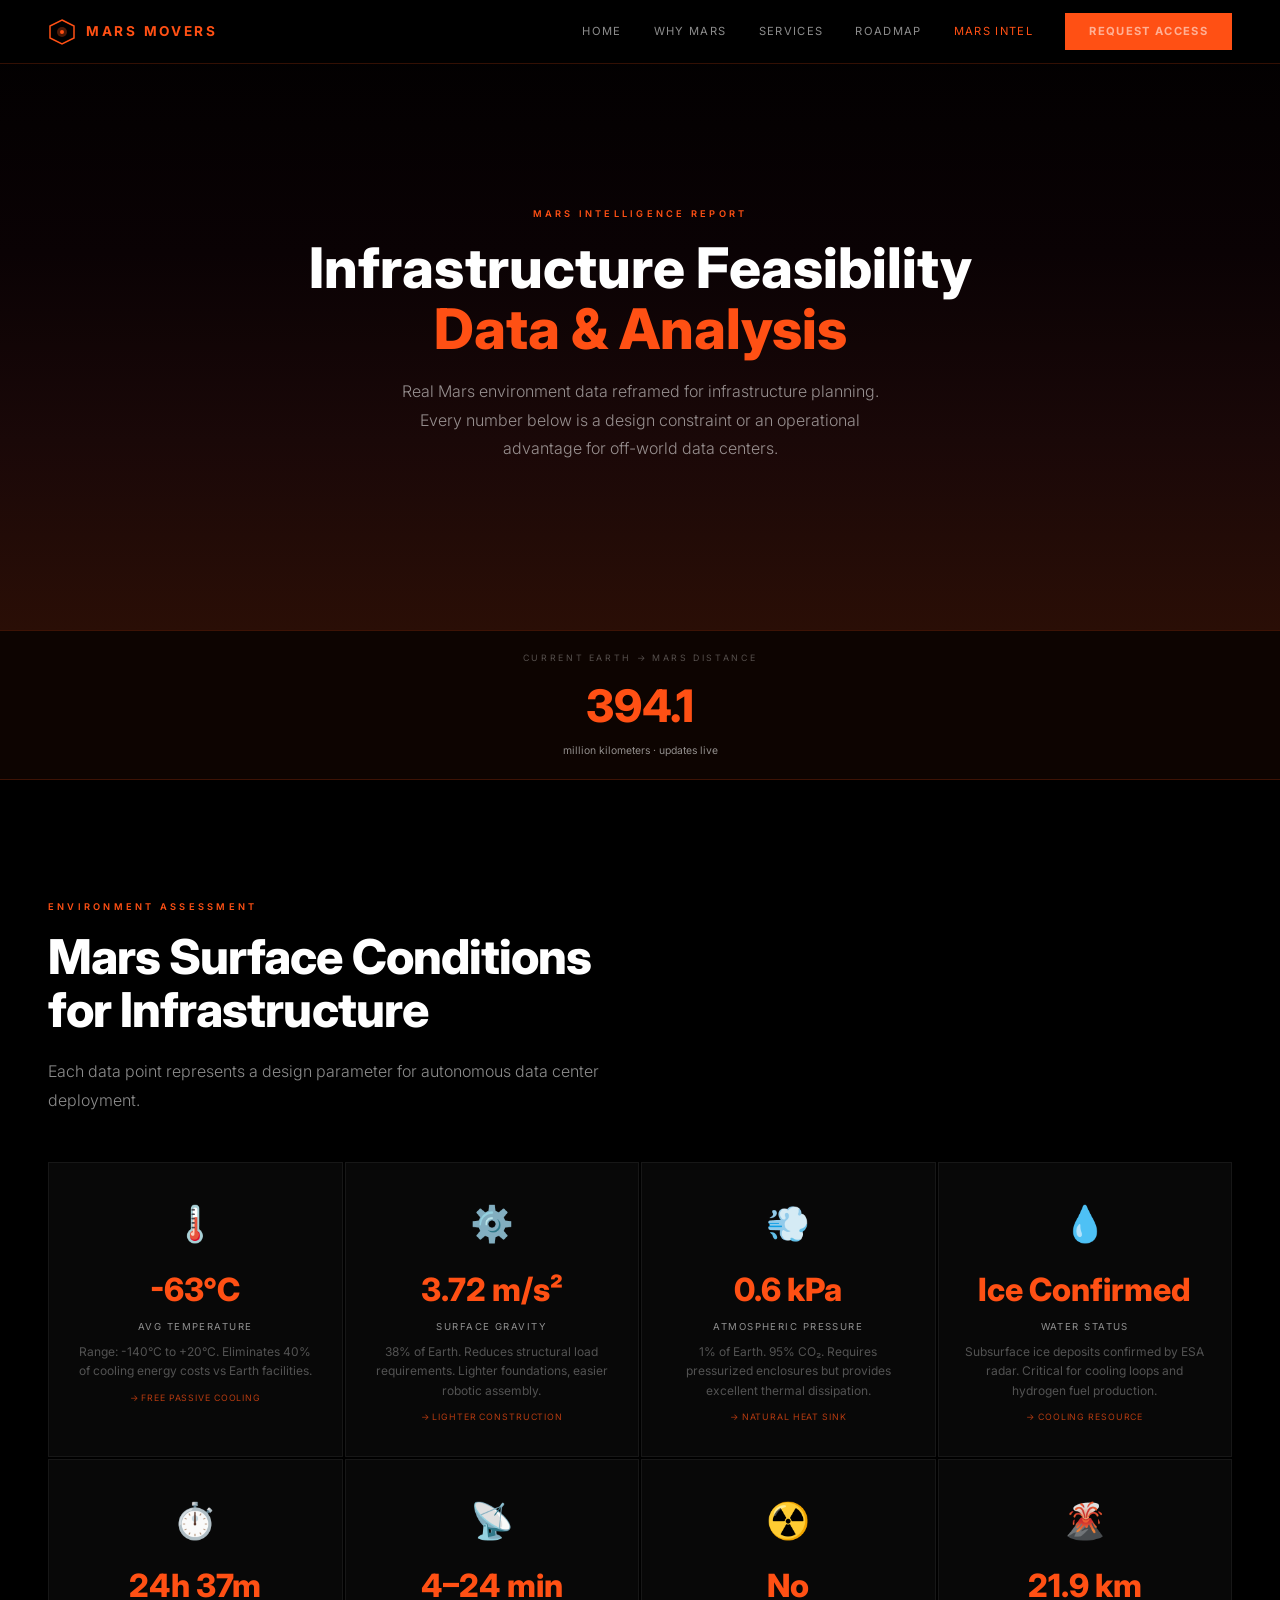
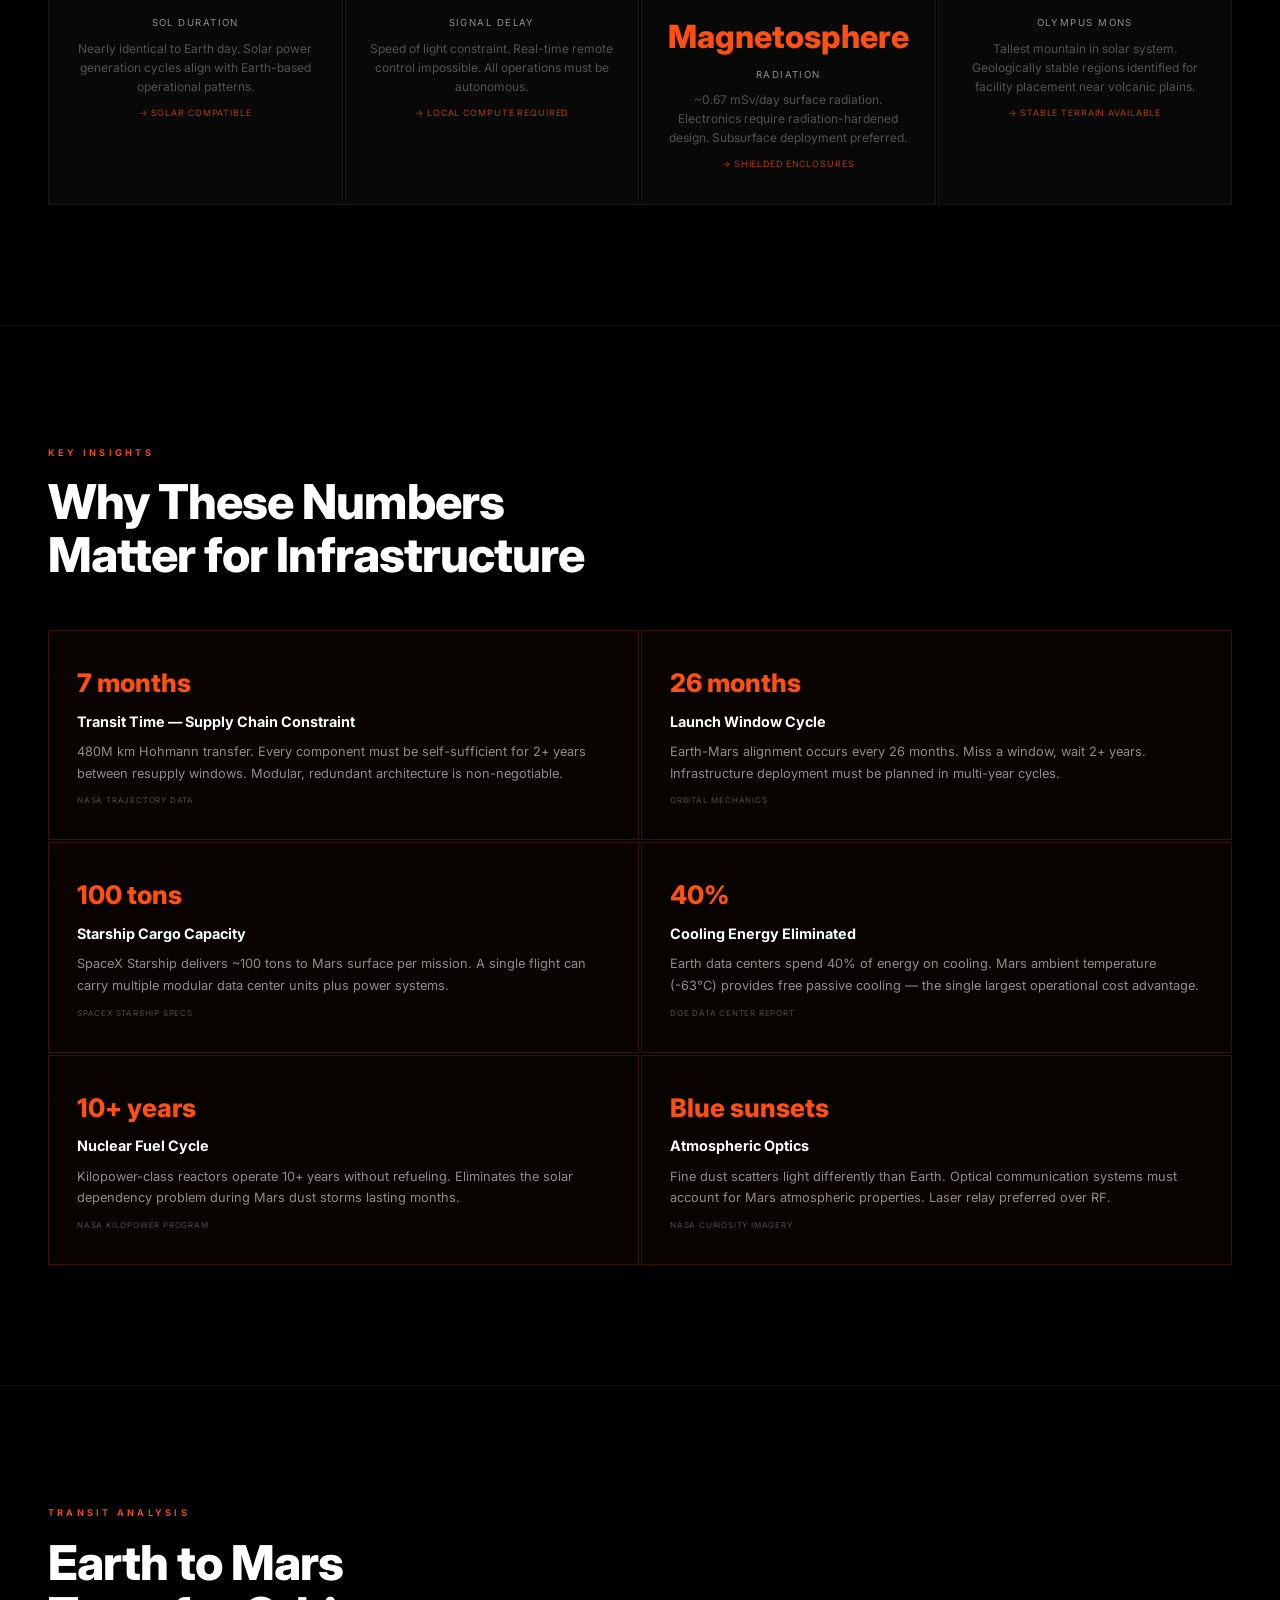
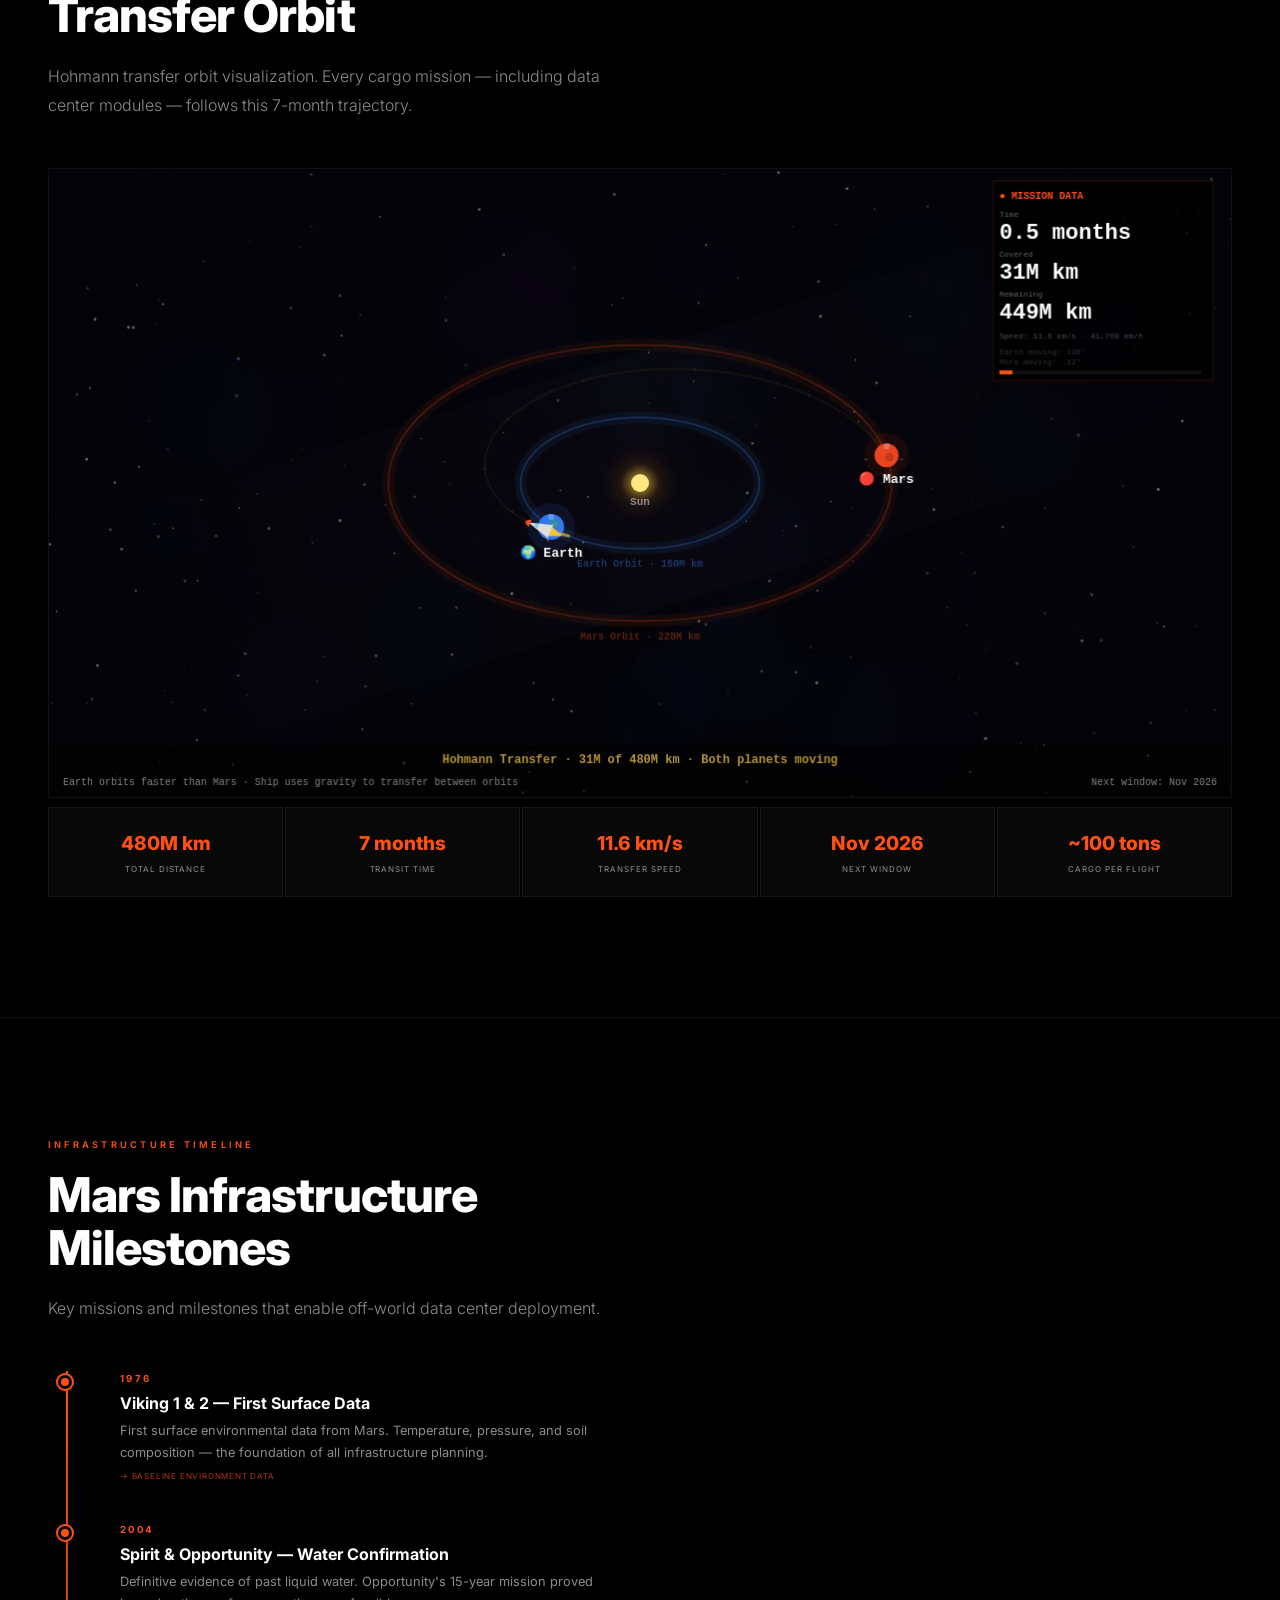
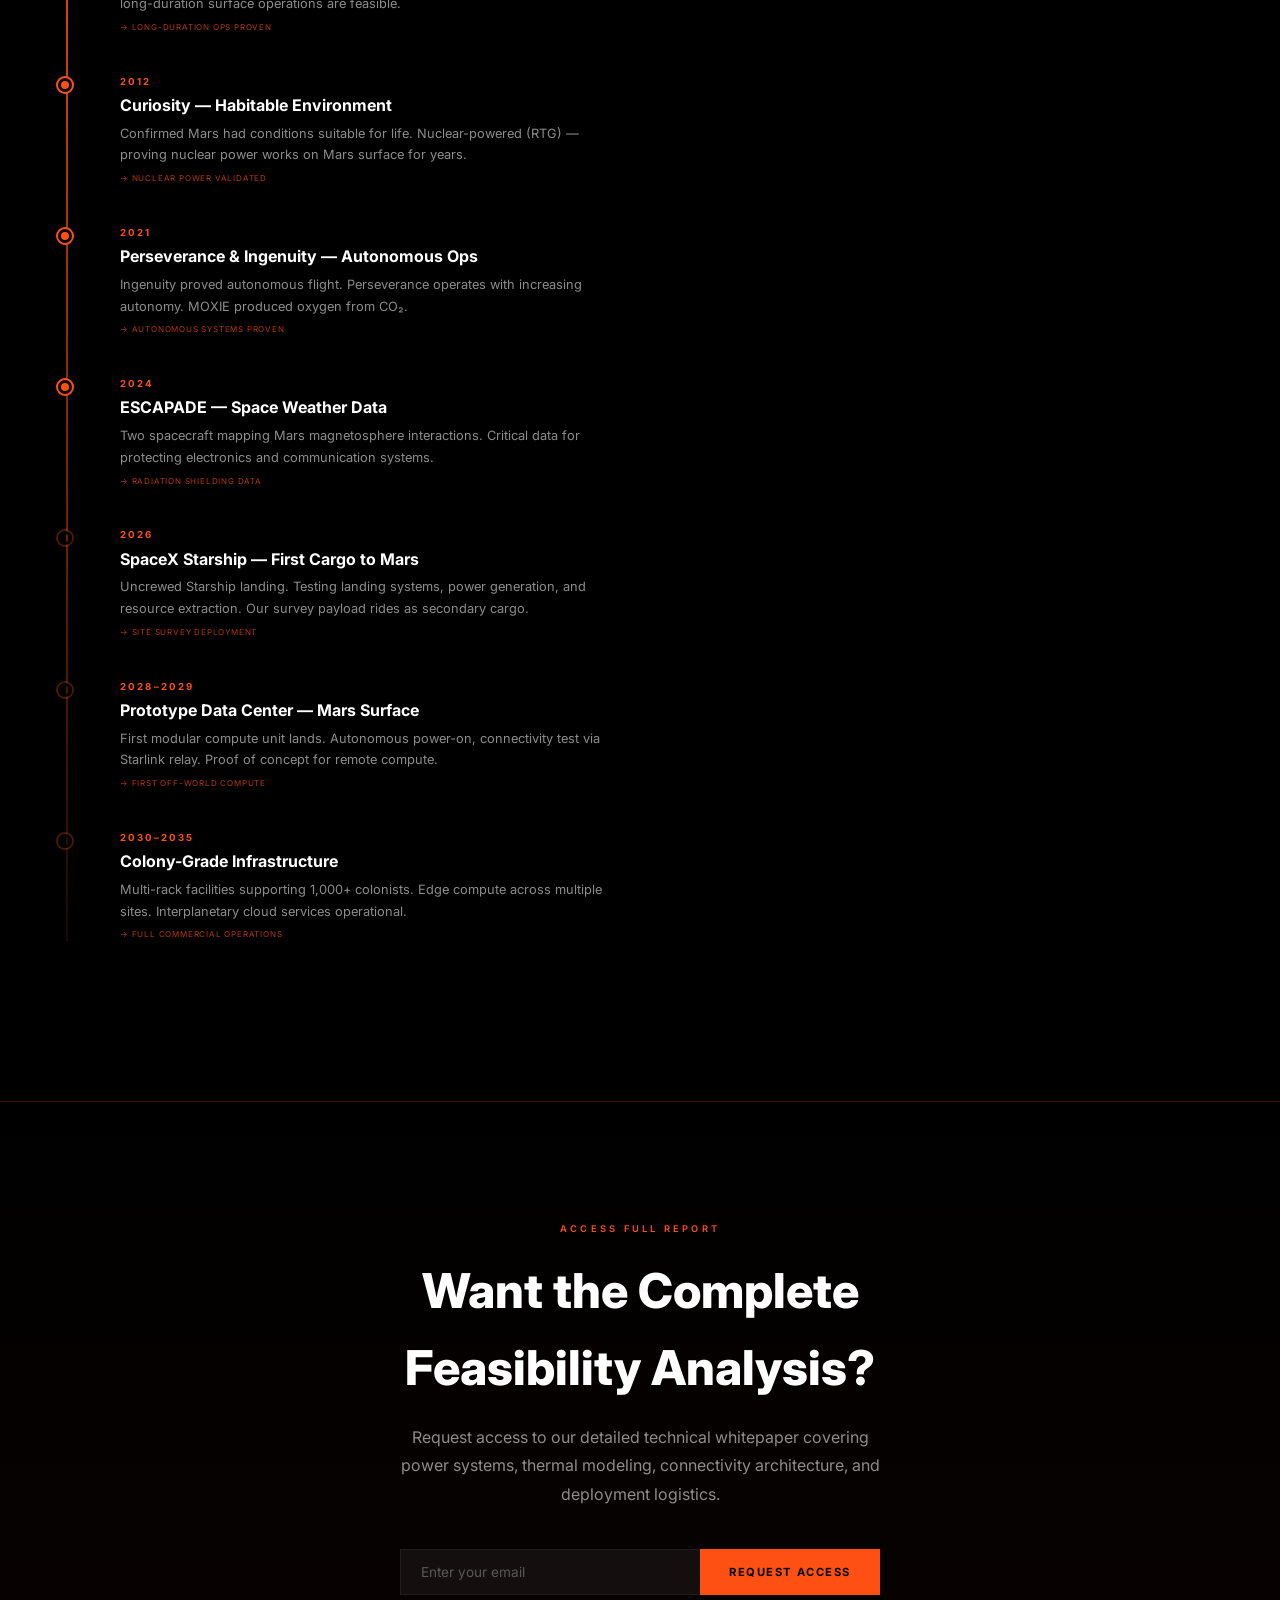
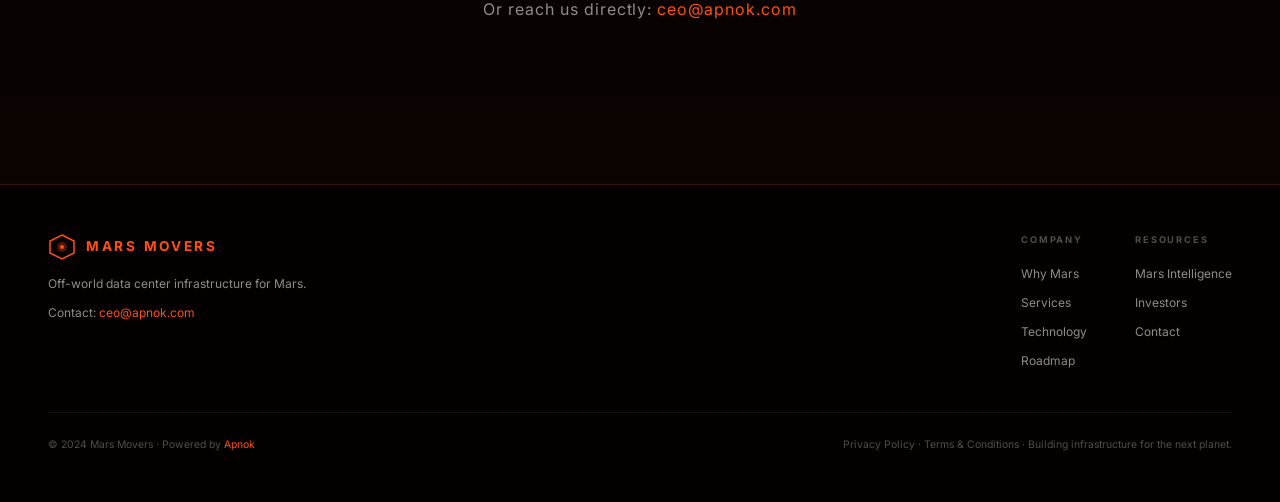
<file: mars-intel.html>
<!DOCTYPE html>
<html lang="en">
<head>
<meta charset="UTF-8"/>
<meta name="viewport" content="width=device-width,initial-scale=1.0"/>
<title>Mars Intelligence Report — Mars Movers</title>
<meta name="description" content="Investor-grade Mars data: environment feasibility, infrastructure requirements, Earth-to-Mars transit analysis, and mission timeline for off-world data center deployment."/>
<meta name="keywords" content="mars data, mars infrastructure, mars environment, mars temperature, mars gravity, earth mars distance, mars mission timeline, mars data center feasibility"/>
<meta name="author" content="Apnok"/>
<meta name="robots" content="index,follow"/>
<meta name="theme-color" content="#ff5014"/>
<link rel="icon" href="favicon.svg"/>
<link rel="canonical" href="https://www.marsmovers.com/mars-intel.html"/>
<meta property="og:type" content="article"/>
<meta property="og:url" content="https://www.marsmovers.com/mars-intel.html"/>
<meta property="og:title" content="Mars Intelligence Report — Infrastructure Feasibility Data"/>
<meta property="og:description" content="Real Mars environment data reframed for infrastructure planning. Live distance, transit analysis, mission timeline."/>
<meta name="twitter:card" content="summary_large_image"/>
<meta name="twitter:title" content="Mars Intelligence Report — Mars Movers"/>
<script type="application/ld+json">{"@context":"https://schema.org","@type":"Article","name":"Mars Intelligence Report","url":"https://www.marsmovers.com/mars-intel.html","description":"Investor-grade Mars environment and infrastructure feasibility data.","publisher":{"@type":"Organization","name":"Apnok"}}</script>
<script async src="https://www.googletagmanager.com/gtag/js?id=G-N9J8L4ZB0Q"></script>
<script>window.dataLayer=window.dataLayer||[];function gtag(){dataLayer.push(arguments);}gtag('js',new Date());gtag('config','G-N9J8L4ZB0Q');</script>
<script async src="https://pagead2.googlesyndication.com/pagead/js/adsbygoogle.js?client=ca-pub-5228411604893151" crossorigin="anonymous"></script>
<link rel="preconnect" href="https://fonts.googleapis.com"/>
<link rel="preconnect" href="https://fonts.gstatic.com" crossorigin/>
<link href="https://fonts.googleapis.com/css2?family=Inter:wght@300;400;600;700;800&display=swap" rel="stylesheet"/>
<link rel="stylesheet" href="css/main.css"/>
<style>
.intel-hero{position:relative;min-height:70vh;display:flex;align-items:center;justify-content:center;text-align:center;padding:120px 48px 80px;overflow:hidden;background:linear-gradient(180deg,#000 0%,#0a0204 40%,#1a0808 70%,#2a0e06 100%)}
.intel-hero h1{font-size:clamp(2rem,5vw,3.5rem);font-weight:800;line-height:1.1;margin-bottom:16px}
.intel-hero h1 .accent{color:var(--primary)}
.intel-hero p{font-size:1rem;color:var(--text-muted);max-width:520px;margin:0 auto;line-height:1.8;font-weight:300}
.live-bar{background:rgba(255,80,20,0.05);border-top:1px solid var(--border-accent);border-bottom:1px solid var(--border-accent);padding:20px 48px;text-align:center}
.live-bar .label{font-size:.55rem;letter-spacing:.3em;text-transform:uppercase;color:var(--text-dim)}
.live-bar .value{font-size:clamp(1.8rem,4vw,2.8rem);font-weight:800;color:var(--primary);margin-top:6px}
.live-bar .unit{font-size:.65rem;color:var(--text-muted)}
.env-grid{display:grid;grid-template-columns:repeat(4,1fr);gap:2px;margin-top:48px}
.env-card{background:var(--bg-card);border:1px solid var(--border);padding:32px 24px;text-align:center;transition:border-color .3s}
.env-card:hover{border-color:var(--border-accent)}
.env-icon{font-size:2.2rem;margin-bottom:12px}
.env-val{font-size:clamp(1.4rem,3vw,2rem);font-weight:800;color:var(--primary);margin-bottom:4px}
.env-label{font-size:.6rem;letter-spacing:.15em;text-transform:uppercase;color:var(--text-muted);margin-bottom:8px}
.env-desc{font-size:.75rem;color:var(--text-dim);line-height:1.6}
.env-infra{font-size:.55rem;letter-spacing:.1em;text-transform:uppercase;color:var(--primary);margin-top:10px;opacity:.7}
.insight-grid{display:grid;grid-template-columns:repeat(2,1fr);gap:2px;margin-top:48px}
.insight-card{background:rgba(255,80,20,0.03);border:1px solid var(--border-accent);padding:32px 28px;transition:all .3s}
.insight-card:hover{background:rgba(255,80,20,0.06)}
.insight-num{font-size:1.6rem;font-weight:800;color:var(--primary);margin-bottom:6px}
.insight-card h3{font-size:.9rem;font-weight:700;margin-bottom:8px}
.insight-card p{font-size:.8rem;color:var(--text-muted);line-height:1.7}
.insight-src{font-size:.5rem;letter-spacing:.1em;text-transform:uppercase;color:var(--text-dim);margin-top:10px}
.journey-wrap{margin-top:48px}
.journey-canvas{width:100%;height:70vh;min-height:400px;max-height:700px;border:1px solid var(--border);background:#020204}
.journey-stats{display:grid;grid-template-columns:repeat(5,1fr);gap:2px;margin-top:2px}
.j-stat{background:var(--bg-card);border:1px solid var(--border);padding:20px 16px;text-align:center}
.j-val{font-size:1.2rem;font-weight:800;color:var(--primary);margin-bottom:4px}
.j-label{font-size:.5rem;letter-spacing:.12em;text-transform:uppercase;color:var(--text-muted)}
.tl{position:relative;padding-left:48px;margin-top:48px}
.tl::before{content:'';position:absolute;left:18px;top:0;bottom:0;width:2px;background:linear-gradient(to bottom,var(--primary),rgba(255,80,20,0.1))}
.tl-item{position:relative;margin-bottom:40px;padding-left:24px}
.tl-dot{position:absolute;left:-38px;top:4px;width:14px;height:14px;border-radius:50%;background:var(--primary);border:3px solid var(--bg);box-shadow:0 0 0 2px var(--primary)}
.tl-dot.future{background:transparent;box-shadow:0 0 0 2px rgba(255,80,20,0.3)}
.tl-year{font-size:.6rem;letter-spacing:.25em;text-transform:uppercase;color:var(--primary);font-weight:700;margin-bottom:4px}
.tl-title{font-size:1rem;font-weight:700;margin-bottom:4px}
.tl-desc{font-size:.8rem;color:var(--text-muted);line-height:1.7;max-width:500px}
.tl-infra{font-size:.5rem;letter-spacing:.1em;text-transform:uppercase;color:var(--primary);margin-top:6px;opacity:.7}
@media(max-width:768px){
  .intel-hero{padding:100px 24px 60px}
  .live-bar{padding:16px 20px}
  .env-grid{grid-template-columns:repeat(2,1fr)}
  .insight-grid{grid-template-columns:1fr}
  .journey-stats{grid-template-columns:repeat(2,1fr)}
  .journey-canvas{height:50vh;min-height:300px}
}
@media(max-width:480px){
  .env-grid{grid-template-columns:1fr}
  .journey-stats{grid-template-columns:1fr}
}
</style>
</head>
<body>

<!-- NAV -->
<nav class="nav">
  <a href="/" class="nav-logo">
    <svg viewBox="0 0 28 28" fill="none" xmlns="http://www.w3.org/2000/svg"><polygon points="14,2 26,8 26,20 14,26 2,20 2,8" stroke="#ff5014" stroke-width="1.5" fill="none"/><circle cx="14" cy="14" r="5" fill="#ff5014" opacity="0.3"/><circle cx="14" cy="14" r="2" fill="#ff5014"/></svg>
    Mars Movers
  </a>
  <div class="nav-links">
    <a href="/">Home</a>
    <a href="/#why">Why Mars</a>
    <a href="/#services">Services</a>
    <a href="/#roadmap">Roadmap</a>
    <a href="mars-intel.html" style="color:var(--primary)">Mars Intel</a>
    <a href="/#contact" class="nav-cta">Request Access</a>
  </div>
  <button class="mobile-toggle" onclick="openMobileNav()">☰</button>
</nav>
<div class="mobile-nav" id="mobile-nav">
  <button class="close-btn" onclick="closeMobileNav()">✕</button>
  <a href="/" onclick="closeMobileNav()">Home</a>
  <a href="/#why" onclick="closeMobileNav()">Why Mars</a>
  <a href="/#services" onclick="closeMobileNav()">Services</a>
  <a href="/#roadmap" onclick="closeMobileNav()">Roadmap</a>
  <a href="mars-intel.html" style="color:var(--primary)">Mars Intel</a>
  <a href="/#contact" onclick="closeMobileNav()">Request Access</a>
</div>

<!-- HERO -->
<section class="intel-hero">
  <div>
    <span class="section-tag">Mars Intelligence Report</span>
    <h1>Infrastructure Feasibility<br><span class="accent">Data & Analysis</span></h1>
    <p>Real Mars environment data reframed for infrastructure planning. Every number below is a design constraint or an operational advantage for off-world data centers.</p>
  </div>
</section>

<!-- LIVE DISTANCE -->
<div class="live-bar">
  <div class="label">Current Earth → Mars Distance</div>
  <div class="value" id="mars-dist">—</div>
  <div class="unit">million kilometers · updates live</div>
</div>

<!-- ENVIRONMENT DATA -->
<section class="section">
  <div class="section-inner">
    <span class="section-tag reveal">Environment Assessment</span>
    <h2 class="section-title reveal">Mars Surface Conditions<br>for Infrastructure</h2>
    <p class="section-desc reveal">Each data point represents a design parameter for autonomous data center deployment.</p>
    <div class="env-grid">
      <div class="env-card reveal">
        <div class="env-icon">🌡️</div>
        <div class="env-val">-63°C</div>
        <div class="env-label">Avg Temperature</div>
        <div class="env-desc">Range: -140°C to +20°C. Eliminates 40% of cooling energy costs vs Earth facilities.</div>
        <div class="env-infra">→ Free passive cooling</div>
      </div>
      <div class="env-card reveal">
        <div class="env-icon">⚙️</div>
        <div class="env-val">3.72 m/s²</div>
        <div class="env-label">Surface Gravity</div>
        <div class="env-desc">38% of Earth. Reduces structural load requirements. Lighter foundations, easier robotic assembly.</div>
        <div class="env-infra">→ Lighter construction</div>
      </div>
      <div class="env-card reveal">
        <div class="env-icon">💨</div>
        <div class="env-val">0.6 kPa</div>
        <div class="env-label">Atmospheric Pressure</div>
        <div class="env-desc">1% of Earth. 95% CO₂. Requires pressurized enclosures but provides excellent thermal dissipation.</div>
        <div class="env-infra">→ Natural heat sink</div>
      </div>
      <div class="env-card reveal">
        <div class="env-icon">💧</div>
        <div class="env-val">Ice Confirmed</div>
        <div class="env-label">Water Status</div>
        <div class="env-desc">Subsurface ice deposits confirmed by ESA radar. Critical for cooling loops and hydrogen fuel production.</div>
        <div class="env-infra">→ Cooling resource</div>
      </div>
      <div class="env-card reveal">
        <div class="env-icon">⏱️</div>
        <div class="env-val">24h 37m</div>
        <div class="env-label">Sol Duration</div>
        <div class="env-desc">Nearly identical to Earth day. Solar power generation cycles align with Earth-based operational patterns.</div>
        <div class="env-infra">→ Solar compatible</div>
      </div>
      <div class="env-card reveal">
        <div class="env-icon">📡</div>
        <div class="env-val">4–24 min</div>
        <div class="env-label">Signal Delay</div>
        <div class="env-desc">Speed of light constraint. Real-time remote control impossible. All operations must be autonomous.</div>
        <div class="env-infra">→ Local compute required</div>
      </div>
      <div class="env-card reveal">
        <div class="env-icon">☢️</div>
        <div class="env-val">No Magnetosphere</div>
        <div class="env-label">Radiation</div>
        <div class="env-desc">~0.67 mSv/day surface radiation. Electronics require radiation-hardened design. Subsurface deployment preferred.</div>
        <div class="env-infra">→ Shielded enclosures</div>
      </div>
      <div class="env-card reveal">
        <div class="env-icon">🌋</div>
        <div class="env-val">21.9 km</div>
        <div class="env-label">Olympus Mons</div>
        <div class="env-desc">Tallest mountain in solar system. Geologically stable regions identified for facility placement near volcanic plains.</div>
        <div class="env-infra">→ Stable terrain available</div>
      </div>
    </div>
  </div>
</section>

<hr class="divider"/>

<!-- INFRASTRUCTURE INSIGHTS -->
<section class="section">
  <div class="section-inner">
    <span class="section-tag reveal">Key Insights</span>
    <h2 class="section-title reveal">Why These Numbers<br>Matter for Infrastructure</h2>
    <div class="insight-grid">
      <div class="insight-card reveal">
        <div class="insight-num">7 months</div>
        <h3>Transit Time — Supply Chain Constraint</h3>
        <p>480M km Hohmann transfer. Every component must be self-sufficient for 2+ years between resupply windows. Modular, redundant architecture is non-negotiable.</p>
        <div class="insight-src">NASA Trajectory Data</div>
      </div>
      <div class="insight-card reveal">
        <div class="insight-num">26 months</div>
        <h3>Launch Window Cycle</h3>
        <p>Earth-Mars alignment occurs every 26 months. Miss a window, wait 2+ years. Infrastructure deployment must be planned in multi-year cycles.</p>
        <div class="insight-src">Orbital Mechanics</div>
      </div>
      <div class="insight-card reveal">
        <div class="insight-num">100 tons</div>
        <h3>Starship Cargo Capacity</h3>
        <p>SpaceX Starship delivers ~100 tons to Mars surface per mission. A single flight can carry multiple modular data center units plus power systems.</p>
        <div class="insight-src">SpaceX Starship Specs</div>
      </div>
      <div class="insight-card reveal">
        <div class="insight-num">40%</div>
        <h3>Cooling Energy Eliminated</h3>
        <p>Earth data centers spend 40% of energy on cooling. Mars ambient temperature (-63°C) provides free passive cooling — the single largest operational cost advantage.</p>
        <div class="insight-src">DOE Data Center Report</div>
      </div>
      <div class="insight-card reveal">
        <div class="insight-num">10+ years</div>
        <h3>Nuclear Fuel Cycle</h3>
        <p>Kilopower-class reactors operate 10+ years without refueling. Eliminates the solar dependency problem during Mars dust storms lasting months.</p>
        <div class="insight-src">NASA Kilopower Program</div>
      </div>
      <div class="insight-card reveal">
        <div class="insight-num">Blue sunsets</div>
        <h3>Atmospheric Optics</h3>
        <p>Fine dust scatters light differently than Earth. Optical communication systems must account for Mars atmospheric properties. Laser relay preferred over RF.</p>
        <div class="insight-src">NASA Curiosity Imagery</div>
      </div>
    </div>
  </div>
</section>

<hr class="divider"/>

<!-- JOURNEY ANIMATION -->
<section class="section">
  <div class="section-inner">
    <span class="section-tag reveal">Transit Analysis</span>
    <h2 class="section-title reveal">Earth to Mars<br>Transfer Orbit</h2>
    <p class="section-desc reveal">Hohmann transfer orbit visualization. Every cargo mission — including data center modules — follows this 7-month trajectory.</p>
    <div class="journey-wrap reveal">
      <canvas class="journey-canvas" id="journey-canvas"></canvas>
      <div class="journey-stats">
        <div class="j-stat"><div class="j-val">480M km</div><div class="j-label">Total Distance</div></div>
        <div class="j-stat"><div class="j-val">7 months</div><div class="j-label">Transit Time</div></div>
        <div class="j-stat"><div class="j-val">11.6 km/s</div><div class="j-label">Transfer Speed</div></div>
        <div class="j-stat"><div class="j-val">Nov 2026</div><div class="j-label">Next Window</div></div>
        <div class="j-stat"><div class="j-val">~100 tons</div><div class="j-label">Cargo per Flight</div></div>
      </div>
    </div>
  </div>
</section>

<hr class="divider"/>

<!-- MISSION TIMELINE -->
<section class="section">
  <div class="section-inner">
    <span class="section-tag reveal">Infrastructure Timeline</span>
    <h2 class="section-title reveal">Mars Infrastructure<br>Milestones</h2>
    <p class="section-desc reveal">Key missions and milestones that enable off-world data center deployment.</p>
    <div class="tl">
      <div class="tl-item reveal"><div class="tl-dot"></div><div class="tl-year">1976</div><div class="tl-title">Viking 1 & 2 — First Surface Data</div><div class="tl-desc">First surface environmental data from Mars. Temperature, pressure, and soil composition — the foundation of all infrastructure planning.</div><div class="tl-infra">→ Baseline environment data</div></div>
      <div class="tl-item reveal"><div class="tl-dot"></div><div class="tl-year">2004</div><div class="tl-title">Spirit & Opportunity — Water Confirmation</div><div class="tl-desc">Definitive evidence of past liquid water. Opportunity's 15-year mission proved long-duration surface operations are feasible.</div><div class="tl-infra">→ Long-duration ops proven</div></div>
      <div class="tl-item reveal"><div class="tl-dot"></div><div class="tl-year">2012</div><div class="tl-title">Curiosity — Habitable Environment</div><div class="tl-desc">Confirmed Mars had conditions suitable for life. Nuclear-powered (RTG) — proving nuclear power works on Mars surface for years.</div><div class="tl-infra">→ Nuclear power validated</div></div>
      <div class="tl-item reveal"><div class="tl-dot"></div><div class="tl-year">2021</div><div class="tl-title">Perseverance & Ingenuity — Autonomous Ops</div><div class="tl-desc">Ingenuity proved autonomous flight. Perseverance operates with increasing autonomy. MOXIE produced oxygen from CO₂.</div><div class="tl-infra">→ Autonomous systems proven</div></div>
      <div class="tl-item reveal"><div class="tl-dot"></div><div class="tl-year">2024</div><div class="tl-title">ESCAPADE — Space Weather Data</div><div class="tl-desc">Two spacecraft mapping Mars magnetosphere interactions. Critical data for protecting electronics and communication systems.</div><div class="tl-infra">→ Radiation shielding data</div></div>
      <div class="tl-item reveal"><div class="tl-dot future"></div><div class="tl-year">2026</div><div class="tl-title">SpaceX Starship — First Cargo to Mars</div><div class="tl-desc">Uncrewed Starship landing. Testing landing systems, power generation, and resource extraction. Our survey payload rides as secondary cargo.</div><div class="tl-infra">→ Site survey deployment</div></div>
      <div class="tl-item reveal"><div class="tl-dot future"></div><div class="tl-year">2028–2029</div><div class="tl-title">Prototype Data Center — Mars Surface</div><div class="tl-desc">First modular compute unit lands. Autonomous power-on, connectivity test via Starlink relay. Proof of concept for remote compute.</div><div class="tl-infra">→ First off-world compute</div></div>
      <div class="tl-item reveal"><div class="tl-dot future"></div><div class="tl-year">2030–2035</div><div class="tl-title">Colony-Grade Infrastructure</div><div class="tl-desc">Multi-rack facilities supporting 1,000+ colonists. Edge compute across multiple sites. Interplanetary cloud services operational.</div><div class="tl-infra">→ Full commercial operations</div></div>
    </div>
  </div>
</section>

<!-- CTA -->
<section class="cta-section" id="contact">
  <span class="section-tag reveal">Access Full Report</span>
  <h2 class="reveal">Want the Complete<br>Feasibility Analysis?</h2>
  <p class="reveal">Request access to our detailed technical whitepaper covering power systems, thermal modeling, connectivity architecture, and deployment logistics.</p>
  <form class="cta-form reveal" id="cta-form">
    <input type="email" class="cta-input" placeholder="Enter your email" required/>
    <button type="submit" class="cta-submit">Request Access</button>
  </form>
  <p class="cta-note reveal">Or reach us directly: <a href="mailto:ceo@apnok.com" style="color:var(--primary)">ceo@apnok.com</a></p>
</section>

<!-- FOOTER -->
<footer class="footer">
  <div class="footer-inner">
    <div class="footer-brand">
      <a href="/" class="nav-logo">
        <svg viewBox="0 0 28 28" fill="none" xmlns="http://www.w3.org/2000/svg"><polygon points="14,2 26,8 26,20 14,26 2,20 2,8" stroke="#ff5014" stroke-width="1.5" fill="none"/><circle cx="14" cy="14" r="5" fill="#ff5014" opacity="0.3"/><circle cx="14" cy="14" r="2" fill="#ff5014"/></svg>
        Mars Movers
      </a>
      <p>Off-world data center infrastructure for Mars.</p>
      <p style="margin-top:8px">Contact: <a href="mailto:ceo@apnok.com" style="color:var(--primary)">ceo@apnok.com</a></p>
    </div>
    <div class="footer-links">
      <div class="footer-col">
        <h4>Company</h4>
        <a href="/#why">Why Mars</a>
        <a href="/#services">Services</a>
        <a href="/#technology">Technology</a>
        <a href="/#roadmap">Roadmap</a>
      </div>
      <div class="footer-col">
        <h4>Resources</h4>
        <a href="mars-intel.html">Mars Intelligence</a>
        <a href="/#invest">Investors</a>
        <a href="/#contact">Contact</a>
      </div>
    </div>
  </div>
  <div class="footer-bottom">
    <p>© 2024 Mars Movers · Powered by <a href="https://apnok.com" target="_blank" rel="noopener">Apnok</a></p>
    <p><a href="privacy.html" style="color:var(--text-dim)">Privacy Policy</a> · <a href="terms.html" style="color:var(--text-dim)">Terms & Conditions</a> · Building infrastructure for the next planet.</p>
  </div>
</footer>

<script src="js/mars-journey.js"></script>
<script>
// Live distance
function getMarsDistance(){var a=(Date.now()/1000/(686.97*86400))*2*Math.PI;return(225+170*Math.sin(a)).toFixed(1);}
var distEl=document.getElementById('mars-dist');
if(distEl){distEl.textContent=getMarsDistance();setInterval(function(){distEl.textContent=getMarsDistance();},5000);}

// Scroll reveal
var obs=new IntersectionObserver(function(entries){entries.forEach(function(e){if(e.isIntersecting)e.target.classList.add('visible');});},{threshold:0.1});
document.querySelectorAll('.reveal').forEach(function(el){obs.observe(el);});

// Mobile nav
window.openMobileNav=function(){document.getElementById('mobile-nav').classList.add('open');};
window.closeMobileNav=function(){document.getElementById('mobile-nav').classList.remove('open');};

// Nav scroll
var nav=document.querySelector('.nav');
window.addEventListener('scroll',function(){nav.classList.toggle('scrolled',window.scrollY>50);});

// CTA form
var form=document.getElementById('cta-form');
if(form)form.addEventListener('submit',function(e){e.preventDefault();var btn=form.querySelector('button');btn.textContent='✓ RECEIVED';btn.style.background='#00ff88';btn.style.color='#000';setTimeout(function(){btn.textContent='REQUEST ACCESS';btn.style.background='';btn.style.color='';form.reset();},3000);});
</script>
</body>
</html>
</file>
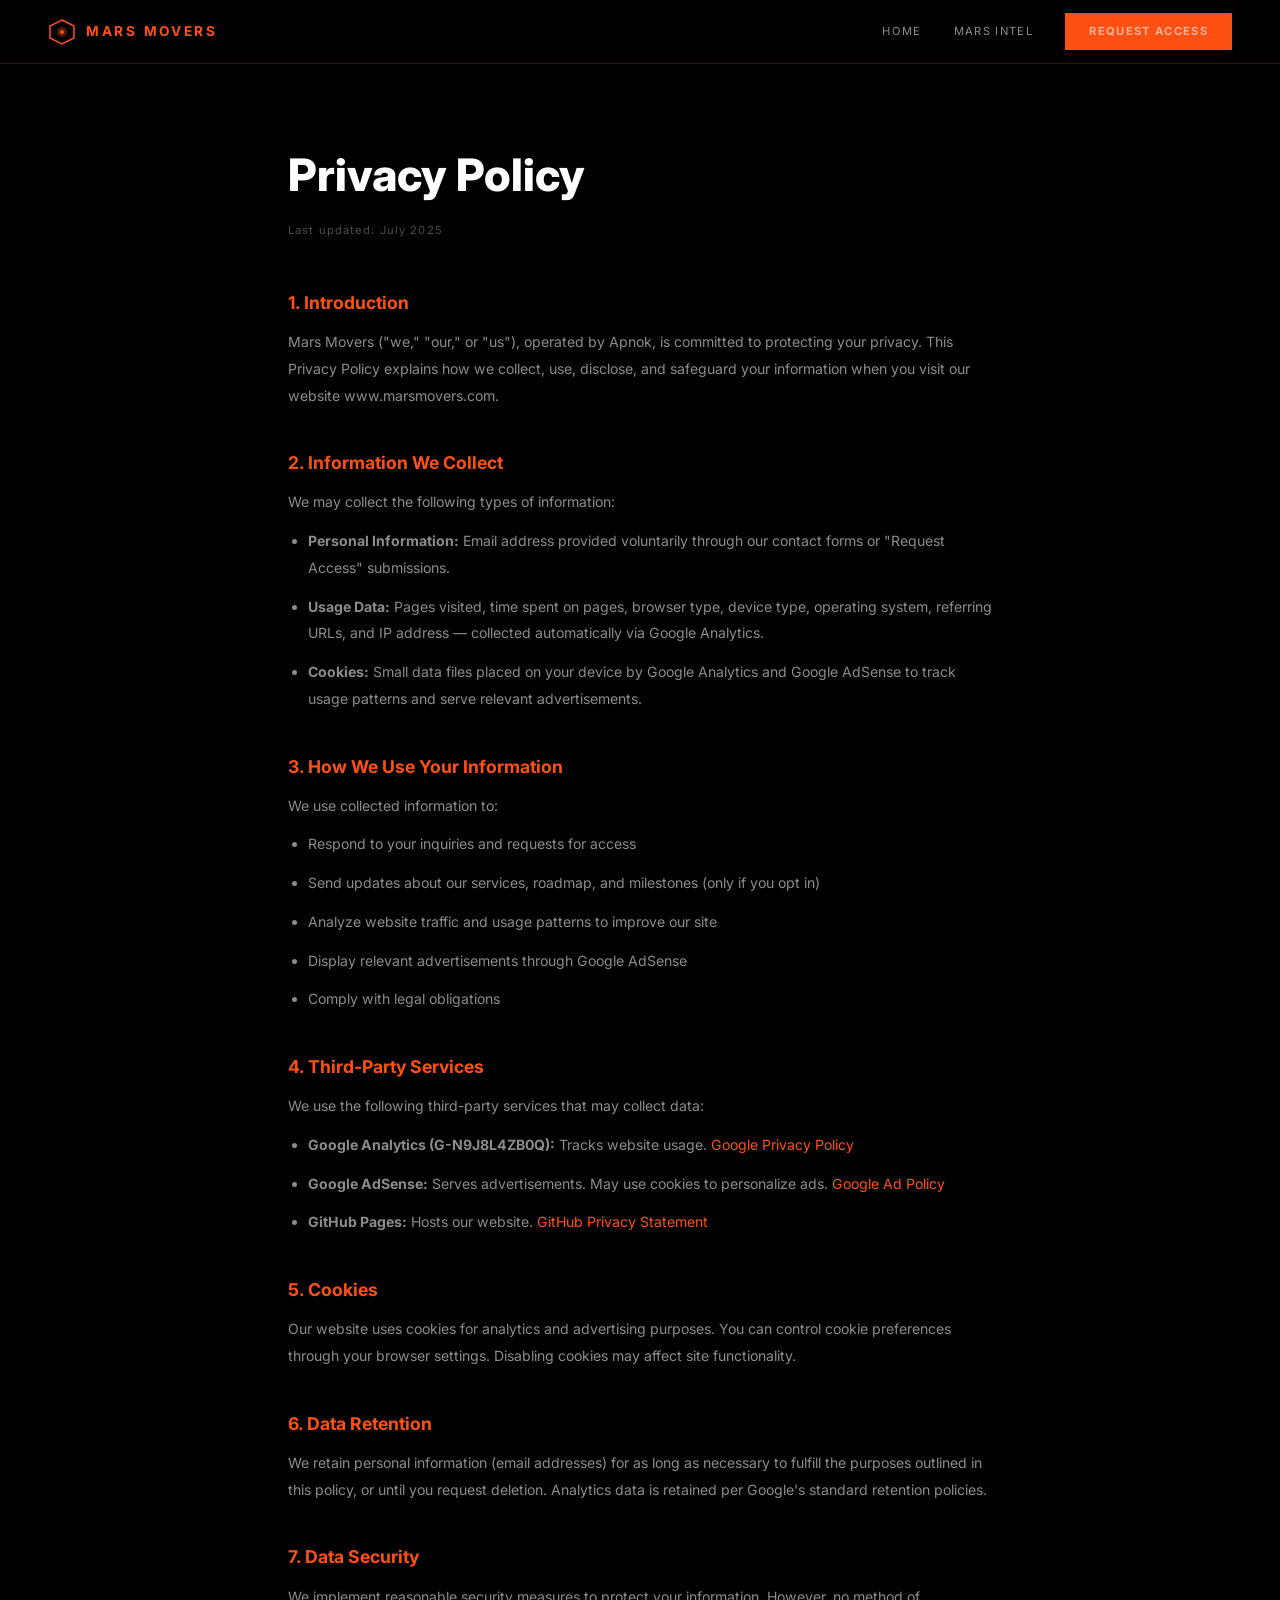
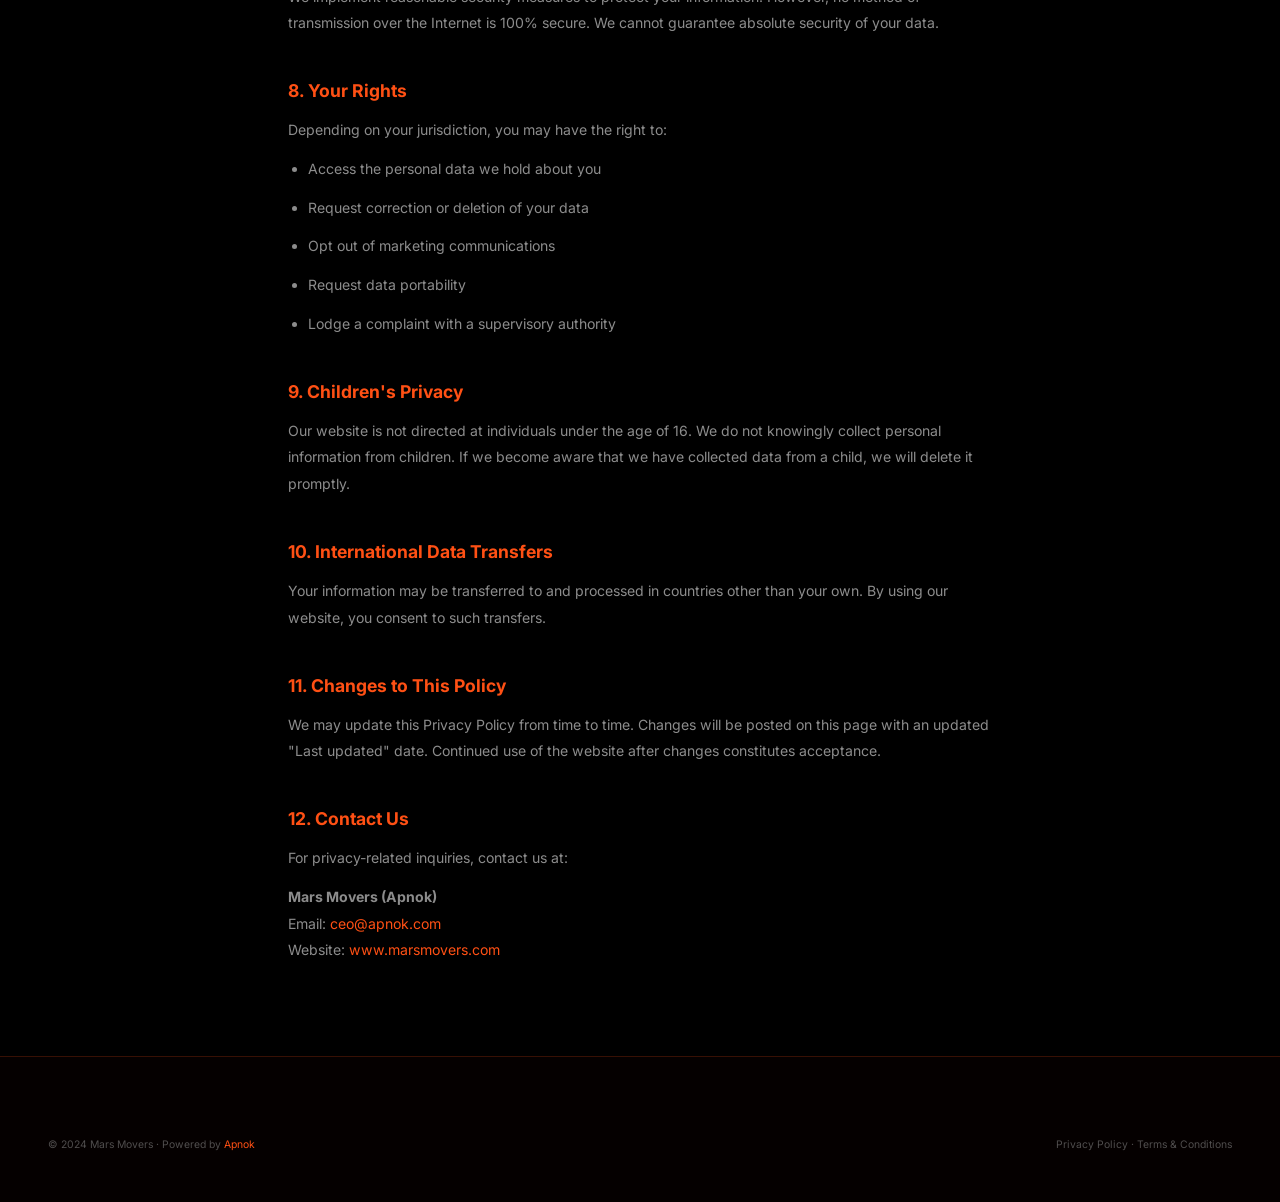
<file: privacy.html>
<!DOCTYPE html>
<html lang="en">
<head>
<meta charset="UTF-8"/>
<meta name="viewport" content="width=device-width,initial-scale=1.0"/>
<title>Privacy Policy — Mars Movers</title>
<meta name="description" content="Mars Movers privacy policy. How we collect, use, and protect your information."/>
<meta name="robots" content="index,follow"/>
<meta name="theme-color" content="#ff5014"/>
<link rel="icon" href="favicon.svg"/>
<link rel="canonical" href="https://www.marsmovers.com/privacy.html"/>
<script async src="https://www.googletagmanager.com/gtag/js?id=G-N9J8L4ZB0Q"></script>
<script>window.dataLayer=window.dataLayer||[];function gtag(){dataLayer.push(arguments);}gtag('js',new Date());gtag('config','G-N9J8L4ZB0Q');</script>
<link rel="preconnect" href="https://fonts.googleapis.com"/>
<link rel="preconnect" href="https://fonts.gstatic.com" crossorigin/>
<link href="https://fonts.googleapis.com/css2?family=Inter:wght@300;400;600;700;800&display=swap" rel="stylesheet"/>
<link rel="stylesheet" href="css/main.css"/>
<style>
.legal{max-width:800px;margin:0 auto;padding:140px 48px 80px}
.legal h1{font-size:clamp(1.8rem,4vw,2.8rem);font-weight:800;margin-bottom:8px}
.legal .updated{font-size:.7rem;color:var(--text-dim);letter-spacing:.1em;margin-bottom:48px}
.legal h2{font-size:1.1rem;font-weight:700;margin-top:40px;margin-bottom:12px;color:var(--primary)}
.legal p,.legal li{font-size:.88rem;color:var(--text-muted);line-height:1.9;margin-bottom:12px}
.legal ul{padding-left:20px;margin-bottom:16px}
.legal a{color:var(--primary)}
@media(max-width:768px){.legal{padding:120px 20px 60px}}
</style>
</head>
<body>
<nav class="nav">
  <a href="/" class="nav-logo">
    <svg viewBox="0 0 28 28" fill="none" xmlns="http://www.w3.org/2000/svg"><polygon points="14,2 26,8 26,20 14,26 2,20 2,8" stroke="#ff5014" stroke-width="1.5" fill="none"/><circle cx="14" cy="14" r="5" fill="#ff5014" opacity="0.3"/><circle cx="14" cy="14" r="2" fill="#ff5014"/></svg>
    Mars Movers
  </a>
  <div class="nav-links">
    <a href="/">Home</a>
    <a href="mars-intel.html">Mars Intel</a>
    <a href="/#contact" class="nav-cta">Request Access</a>
  </div>
  <button class="mobile-toggle" onclick="document.getElementById('mn').classList.add('open')">☰</button>
</nav>
<div class="mobile-nav" id="mn">
  <button class="close-btn" onclick="this.parentElement.classList.remove('open')">✕</button>
  <a href="/" onclick="this.parentElement.classList.remove('open')">Home</a>
  <a href="mars-intel.html">Mars Intel</a>
  <a href="/#contact">Request Access</a>
</div>

<div class="legal">
  <h1>Privacy Policy</h1>
  <p class="updated">Last updated: July 2025</p>

  <h2>1. Introduction</h2>
  <p>Mars Movers ("we," "our," or "us"), operated by Apnok, is committed to protecting your privacy. This Privacy Policy explains how we collect, use, disclose, and safeguard your information when you visit our website www.marsmovers.com.</p>

  <h2>2. Information We Collect</h2>
  <p>We may collect the following types of information:</p>
  <ul>
    <li><strong>Personal Information:</strong> Email address provided voluntarily through our contact forms or "Request Access" submissions.</li>
    <li><strong>Usage Data:</strong> Pages visited, time spent on pages, browser type, device type, operating system, referring URLs, and IP address — collected automatically via Google Analytics.</li>
    <li><strong>Cookies:</strong> Small data files placed on your device by Google Analytics and Google AdSense to track usage patterns and serve relevant advertisements.</li>
  </ul>

  <h2>3. How We Use Your Information</h2>
  <p>We use collected information to:</p>
  <ul>
    <li>Respond to your inquiries and requests for access</li>
    <li>Send updates about our services, roadmap, and milestones (only if you opt in)</li>
    <li>Analyze website traffic and usage patterns to improve our site</li>
    <li>Display relevant advertisements through Google AdSense</li>
    <li>Comply with legal obligations</li>
  </ul>

  <h2>4. Third-Party Services</h2>
  <p>We use the following third-party services that may collect data:</p>
  <ul>
    <li><strong>Google Analytics (G-N9J8L4ZB0Q):</strong> Tracks website usage. <a href="https://policies.google.com/privacy" target="_blank" rel="noopener">Google Privacy Policy</a></li>
    <li><strong>Google AdSense:</strong> Serves advertisements. May use cookies to personalize ads. <a href="https://policies.google.com/technologies/ads" target="_blank" rel="noopener">Google Ad Policy</a></li>
    <li><strong>GitHub Pages:</strong> Hosts our website. <a href="https://docs.github.com/en/site-policy/privacy-policies/github-general-privacy-statement" target="_blank" rel="noopener">GitHub Privacy Statement</a></li>
  </ul>

  <h2>5. Cookies</h2>
  <p>Our website uses cookies for analytics and advertising purposes. You can control cookie preferences through your browser settings. Disabling cookies may affect site functionality.</p>

  <h2>6. Data Retention</h2>
  <p>We retain personal information (email addresses) for as long as necessary to fulfill the purposes outlined in this policy, or until you request deletion. Analytics data is retained per Google's standard retention policies.</p>

  <h2>7. Data Security</h2>
  <p>We implement reasonable security measures to protect your information. However, no method of transmission over the Internet is 100% secure. We cannot guarantee absolute security of your data.</p>

  <h2>8. Your Rights</h2>
  <p>Depending on your jurisdiction, you may have the right to:</p>
  <ul>
    <li>Access the personal data we hold about you</li>
    <li>Request correction or deletion of your data</li>
    <li>Opt out of marketing communications</li>
    <li>Request data portability</li>
    <li>Lodge a complaint with a supervisory authority</li>
  </ul>

  <h2>9. Children's Privacy</h2>
  <p>Our website is not directed at individuals under the age of 16. We do not knowingly collect personal information from children. If we become aware that we have collected data from a child, we will delete it promptly.</p>

  <h2>10. International Data Transfers</h2>
  <p>Your information may be transferred to and processed in countries other than your own. By using our website, you consent to such transfers.</p>

  <h2>11. Changes to This Policy</h2>
  <p>We may update this Privacy Policy from time to time. Changes will be posted on this page with an updated "Last updated" date. Continued use of the website after changes constitutes acceptance.</p>

  <h2>12. Contact Us</h2>
  <p>For privacy-related inquiries, contact us at:</p>
  <p><strong>Mars Movers (Apnok)</strong><br>Email: <a href="mailto:ceo@apnok.com">ceo@apnok.com</a><br>Website: <a href="https://www.marsmovers.com">www.marsmovers.com</a></p>
</div>

<footer class="footer">
  <div class="footer-bottom" style="border-top:none;padding-top:0">
    <p>© 2024 Mars Movers · Powered by <a href="https://apnok.com" target="_blank" rel="noopener">Apnok</a></p>
    <p><a href="privacy.html" style="color:var(--text-dim)">Privacy Policy</a> · <a href="terms.html" style="color:var(--text-dim)">Terms & Conditions</a></p>
  </div>
</footer>

<script>
var nav=document.querySelector('.nav');
window.addEventListener('scroll',function(){nav.classList.toggle('scrolled',window.scrollY>50);});
</script>
</body>
</html>
</file>
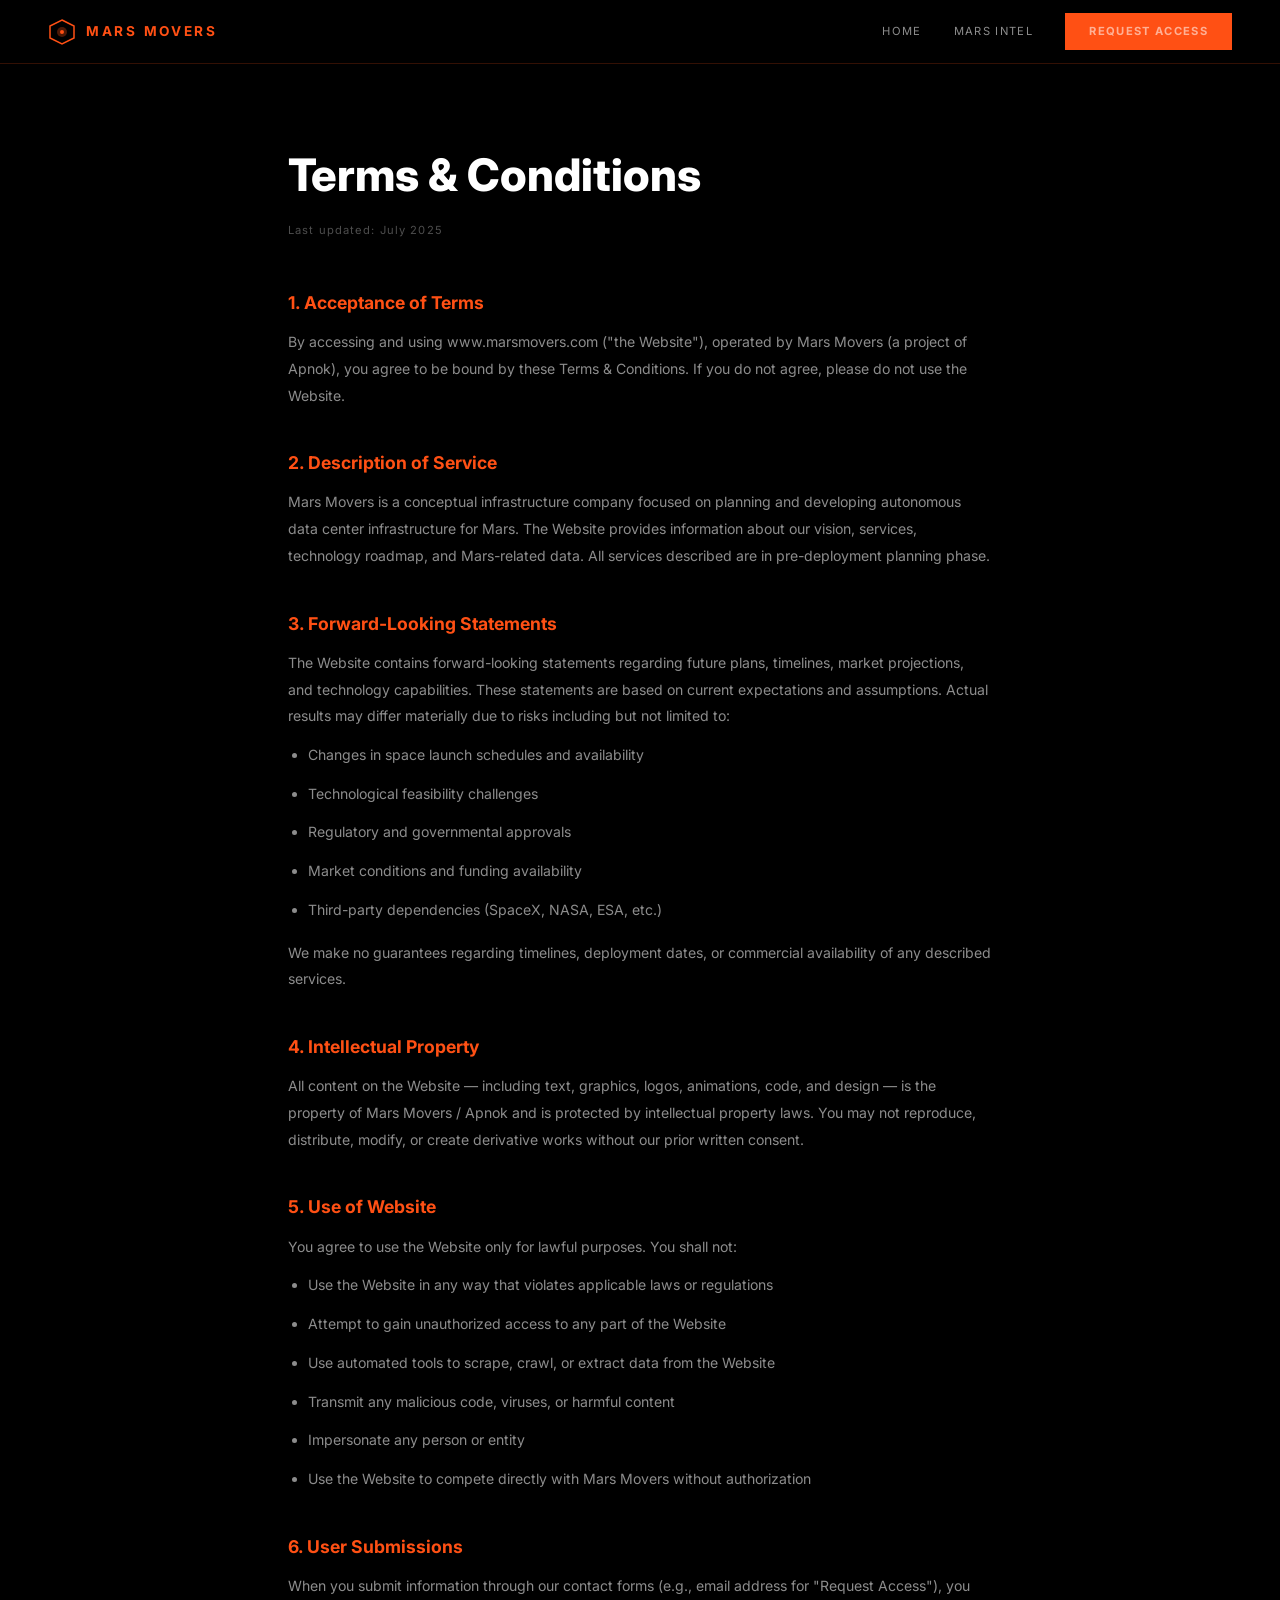
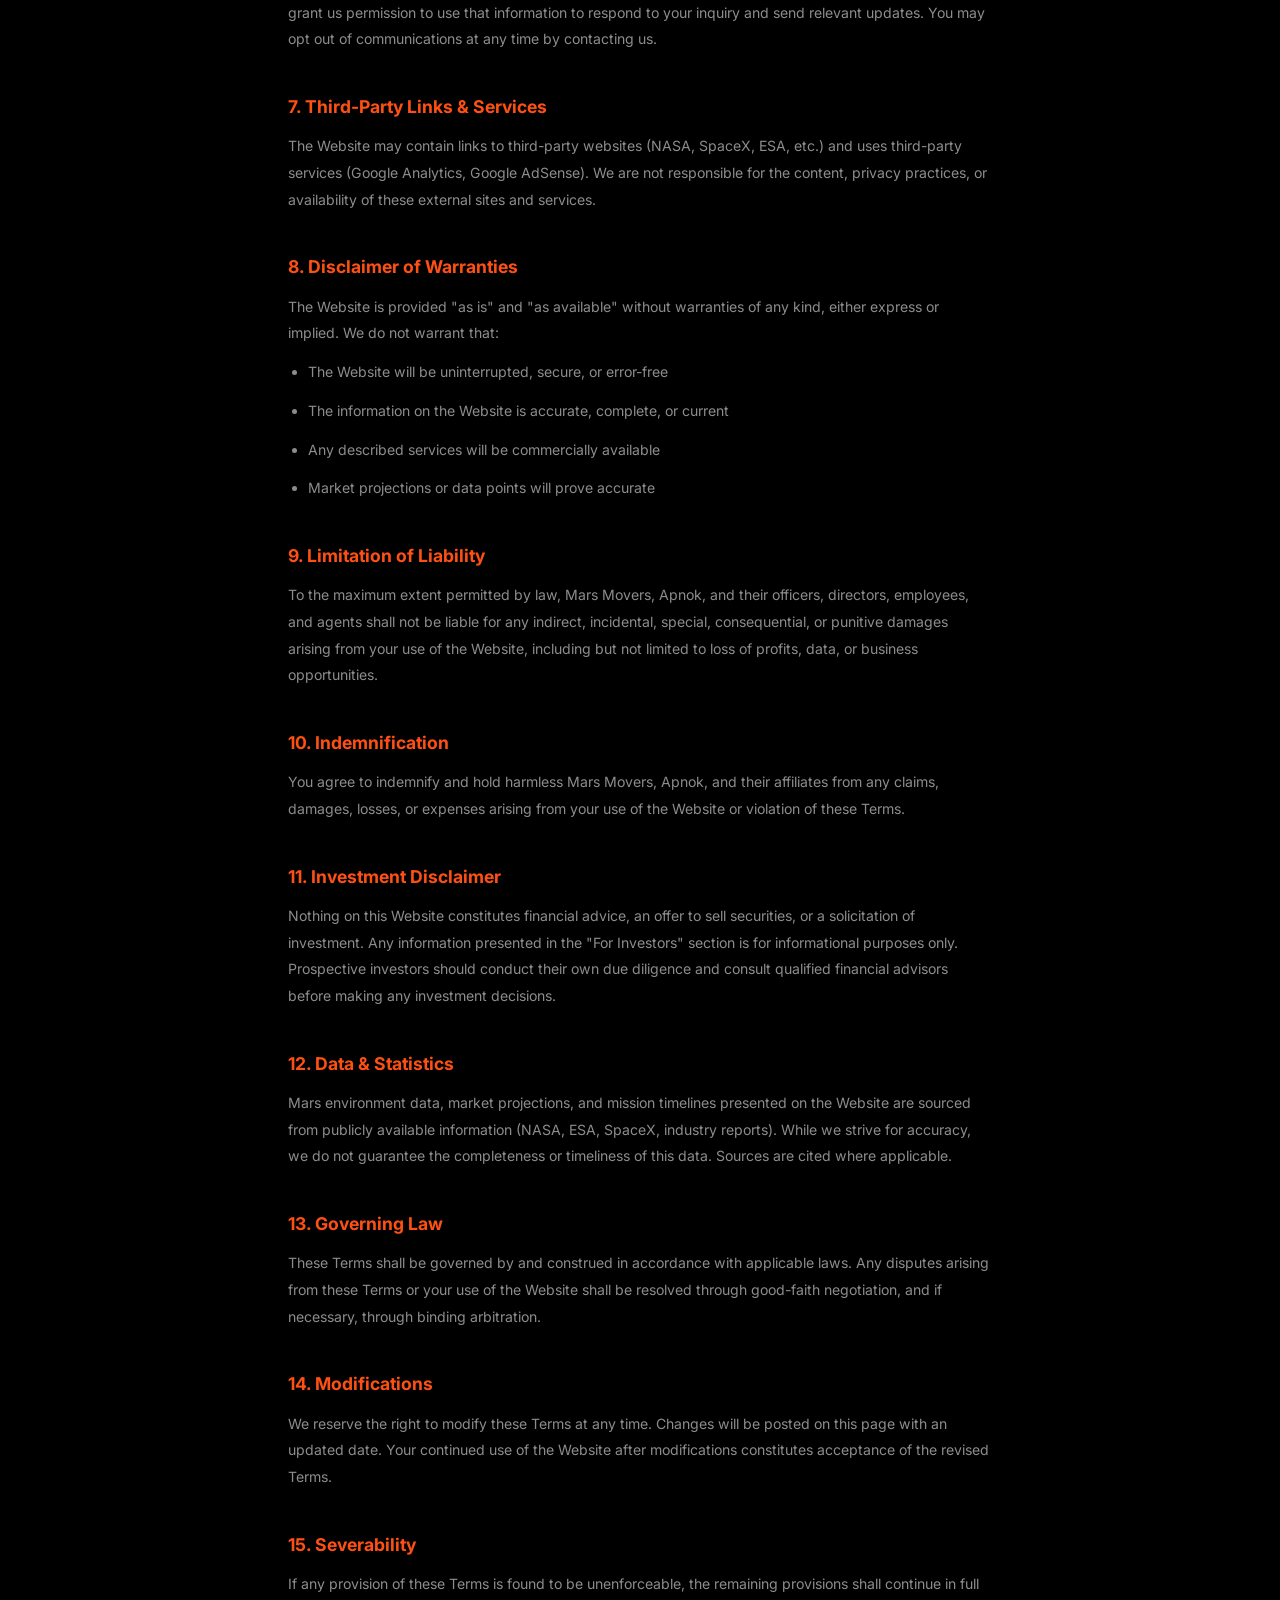
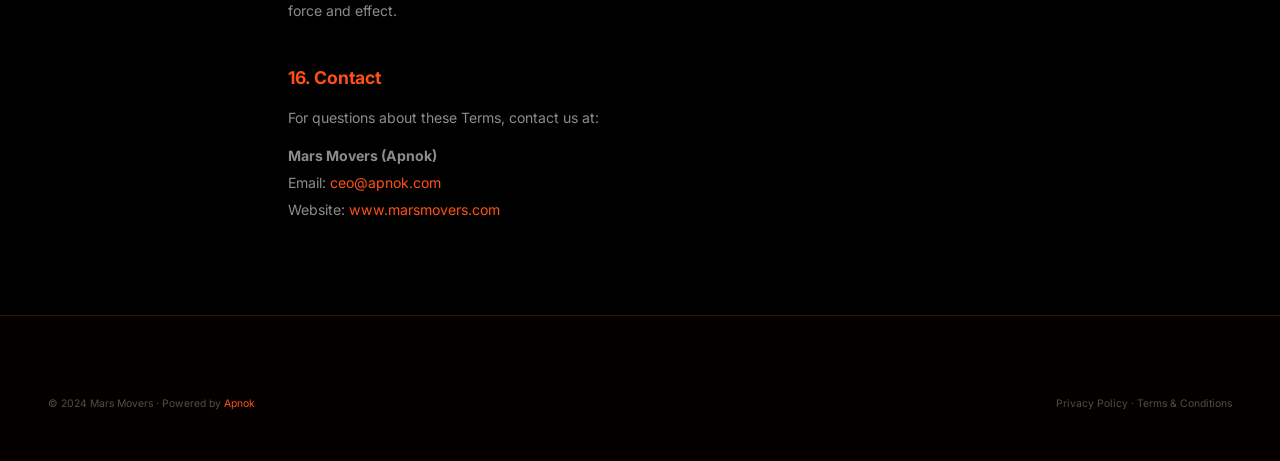
<file: terms.html>
<!DOCTYPE html>
<html lang="en">
<head>
<meta charset="UTF-8"/>
<meta name="viewport" content="width=device-width,initial-scale=1.0"/>
<title>Terms & Conditions — Mars Movers</title>
<meta name="description" content="Mars Movers terms and conditions. Rules governing use of our website and services."/>
<meta name="robots" content="index,follow"/>
<meta name="theme-color" content="#ff5014"/>
<link rel="icon" href="favicon.svg"/>
<link rel="canonical" href="https://www.marsmovers.com/terms.html"/>
<script async src="https://www.googletagmanager.com/gtag/js?id=G-N9J8L4ZB0Q"></script>
<script>window.dataLayer=window.dataLayer||[];function gtag(){dataLayer.push(arguments);}gtag('js',new Date());gtag('config','G-N9J8L4ZB0Q');</script>
<link rel="preconnect" href="https://fonts.googleapis.com"/>
<link rel="preconnect" href="https://fonts.gstatic.com" crossorigin/>
<link href="https://fonts.googleapis.com/css2?family=Inter:wght@300;400;600;700;800&display=swap" rel="stylesheet"/>
<link rel="stylesheet" href="css/main.css"/>
<style>
.legal{max-width:800px;margin:0 auto;padding:140px 48px 80px}
.legal h1{font-size:clamp(1.8rem,4vw,2.8rem);font-weight:800;margin-bottom:8px}
.legal .updated{font-size:.7rem;color:var(--text-dim);letter-spacing:.1em;margin-bottom:48px}
.legal h2{font-size:1.1rem;font-weight:700;margin-top:40px;margin-bottom:12px;color:var(--primary)}
.legal p,.legal li{font-size:.88rem;color:var(--text-muted);line-height:1.9;margin-bottom:12px}
.legal ul{padding-left:20px;margin-bottom:16px}
.legal a{color:var(--primary)}
@media(max-width:768px){.legal{padding:120px 20px 60px}}
</style>
</head>
<body>
<nav class="nav">
  <a href="/" class="nav-logo">
    <svg viewBox="0 0 28 28" fill="none" xmlns="http://www.w3.org/2000/svg"><polygon points="14,2 26,8 26,20 14,26 2,20 2,8" stroke="#ff5014" stroke-width="1.5" fill="none"/><circle cx="14" cy="14" r="5" fill="#ff5014" opacity="0.3"/><circle cx="14" cy="14" r="2" fill="#ff5014"/></svg>
    Mars Movers
  </a>
  <div class="nav-links">
    <a href="/">Home</a>
    <a href="mars-intel.html">Mars Intel</a>
    <a href="/#contact" class="nav-cta">Request Access</a>
  </div>
  <button class="mobile-toggle" onclick="document.getElementById('mn').classList.add('open')">☰</button>
</nav>
<div class="mobile-nav" id="mn">
  <button class="close-btn" onclick="this.parentElement.classList.remove('open')">✕</button>
  <a href="/" onclick="this.parentElement.classList.remove('open')">Home</a>
  <a href="mars-intel.html">Mars Intel</a>
  <a href="/#contact">Request Access</a>
</div>

<div class="legal">
  <h1>Terms & Conditions</h1>
  <p class="updated">Last updated: July 2025</p>

  <h2>1. Acceptance of Terms</h2>
  <p>By accessing and using www.marsmovers.com ("the Website"), operated by Mars Movers (a project of Apnok), you agree to be bound by these Terms & Conditions. If you do not agree, please do not use the Website.</p>

  <h2>2. Description of Service</h2>
  <p>Mars Movers is a conceptual infrastructure company focused on planning and developing autonomous data center infrastructure for Mars. The Website provides information about our vision, services, technology roadmap, and Mars-related data. All services described are in pre-deployment planning phase.</p>

  <h2>3. Forward-Looking Statements</h2>
  <p>The Website contains forward-looking statements regarding future plans, timelines, market projections, and technology capabilities. These statements are based on current expectations and assumptions. Actual results may differ materially due to risks including but not limited to:</p>
  <ul>
    <li>Changes in space launch schedules and availability</li>
    <li>Technological feasibility challenges</li>
    <li>Regulatory and governmental approvals</li>
    <li>Market conditions and funding availability</li>
    <li>Third-party dependencies (SpaceX, NASA, ESA, etc.)</li>
  </ul>
  <p>We make no guarantees regarding timelines, deployment dates, or commercial availability of any described services.</p>

  <h2>4. Intellectual Property</h2>
  <p>All content on the Website — including text, graphics, logos, animations, code, and design — is the property of Mars Movers / Apnok and is protected by intellectual property laws. You may not reproduce, distribute, modify, or create derivative works without our prior written consent.</p>

  <h2>5. Use of Website</h2>
  <p>You agree to use the Website only for lawful purposes. You shall not:</p>
  <ul>
    <li>Use the Website in any way that violates applicable laws or regulations</li>
    <li>Attempt to gain unauthorized access to any part of the Website</li>
    <li>Use automated tools to scrape, crawl, or extract data from the Website</li>
    <li>Transmit any malicious code, viruses, or harmful content</li>
    <li>Impersonate any person or entity</li>
    <li>Use the Website to compete directly with Mars Movers without authorization</li>
  </ul>

  <h2>6. User Submissions</h2>
  <p>When you submit information through our contact forms (e.g., email address for "Request Access"), you grant us permission to use that information to respond to your inquiry and send relevant updates. You may opt out of communications at any time by contacting us.</p>

  <h2>7. Third-Party Links & Services</h2>
  <p>The Website may contain links to third-party websites (NASA, SpaceX, ESA, etc.) and uses third-party services (Google Analytics, Google AdSense). We are not responsible for the content, privacy practices, or availability of these external sites and services.</p>

  <h2>8. Disclaimer of Warranties</h2>
  <p>The Website is provided "as is" and "as available" without warranties of any kind, either express or implied. We do not warrant that:</p>
  <ul>
    <li>The Website will be uninterrupted, secure, or error-free</li>
    <li>The information on the Website is accurate, complete, or current</li>
    <li>Any described services will be commercially available</li>
    <li>Market projections or data points will prove accurate</li>
  </ul>

  <h2>9. Limitation of Liability</h2>
  <p>To the maximum extent permitted by law, Mars Movers, Apnok, and their officers, directors, employees, and agents shall not be liable for any indirect, incidental, special, consequential, or punitive damages arising from your use of the Website, including but not limited to loss of profits, data, or business opportunities.</p>

  <h2>10. Indemnification</h2>
  <p>You agree to indemnify and hold harmless Mars Movers, Apnok, and their affiliates from any claims, damages, losses, or expenses arising from your use of the Website or violation of these Terms.</p>

  <h2>11. Investment Disclaimer</h2>
  <p>Nothing on this Website constitutes financial advice, an offer to sell securities, or a solicitation of investment. Any information presented in the "For Investors" section is for informational purposes only. Prospective investors should conduct their own due diligence and consult qualified financial advisors before making any investment decisions.</p>

  <h2>12. Data & Statistics</h2>
  <p>Mars environment data, market projections, and mission timelines presented on the Website are sourced from publicly available information (NASA, ESA, SpaceX, industry reports). While we strive for accuracy, we do not guarantee the completeness or timeliness of this data. Sources are cited where applicable.</p>

  <h2>13. Governing Law</h2>
  <p>These Terms shall be governed by and construed in accordance with applicable laws. Any disputes arising from these Terms or your use of the Website shall be resolved through good-faith negotiation, and if necessary, through binding arbitration.</p>

  <h2>14. Modifications</h2>
  <p>We reserve the right to modify these Terms at any time. Changes will be posted on this page with an updated date. Your continued use of the Website after modifications constitutes acceptance of the revised Terms.</p>

  <h2>15. Severability</h2>
  <p>If any provision of these Terms is found to be unenforceable, the remaining provisions shall continue in full force and effect.</p>

  <h2>16. Contact</h2>
  <p>For questions about these Terms, contact us at:</p>
  <p><strong>Mars Movers (Apnok)</strong><br>Email: <a href="mailto:ceo@apnok.com">ceo@apnok.com</a><br>Website: <a href="https://www.marsmovers.com">www.marsmovers.com</a></p>
</div>

<footer class="footer">
  <div class="footer-bottom" style="border-top:none;padding-top:0">
    <p>© 2024 Mars Movers · Powered by <a href="https://apnok.com" target="_blank" rel="noopener">Apnok</a></p>
    <p><a href="privacy.html" style="color:var(--text-dim)">Privacy Policy</a> · <a href="terms.html" style="color:var(--text-dim)">Terms & Conditions</a></p>
  </div>
</footer>

<script>
var nav=document.querySelector('.nav');
window.addEventListener('scroll',function(){nav.classList.toggle('scrolled',window.scrollY>50);});
</script>
</body>
</html>
</file>
<file: css/main.css>
:root {
  --primary: #ff5014;
  --primary-light: #ff7040;
  --primary-dark: #cc3d0e;
  --bg: #000000;
  --bg-elevated: #0a0a0a;
  --bg-card: rgba(255,255,255,0.03);
  --border: rgba(255,255,255,0.06);
  --border-accent: rgba(255,80,20,0.2);
  --text: #ffffff;
  --text-muted: rgba(255,255,255,0.55);
  --text-dim: rgba(255,255,255,0.3);
  --gold: #ffd700;
  --green: #00ff88;
  --blue: #4488ff;
  --font: 'Inter', -apple-system, BlinkMacSystemFont, sans-serif;
  --mono: 'JetBrains Mono', 'Fira Code', 'Courier New', monospace;
  --ease: cubic-bezier(0.16, 1, 0.3, 1);
  --nav-h: 64px;
}

*, *::before, *::after { box-sizing: border-box; margin: 0; padding: 0; }
html { scroll-behavior: smooth; -webkit-font-smoothing: antialiased; }
body { font-family: var(--font); background: var(--bg); color: var(--text); overflow-x: hidden; line-height: 1.6; }
a { color: inherit; text-decoration: none; }
img { max-width: 100%; display: block; }
button { font-family: inherit; cursor: pointer; }

/* SCROLLBAR */
::-webkit-scrollbar { width: 6px; }
::-webkit-scrollbar-track { background: #000; }
::-webkit-scrollbar-thumb { background: var(--primary-dark); border-radius: 3px; }

/* REVEAL ANIMATIONS */
.reveal { opacity: 0; transform: translateY(40px); transition: opacity 0.8s var(--ease), transform 0.8s var(--ease); }
.reveal.visible { opacity: 1; transform: translateY(0); }
.reveal-delay-1 { transition-delay: 0.1s; }
.reveal-delay-2 { transition-delay: 0.2s; }
.reveal-delay-3 { transition-delay: 0.3s; }
.reveal-delay-4 { transition-delay: 0.4s; }

/* NAV */
.nav { position: fixed; top: 0; left: 0; right: 0; z-index: 100; display: flex; align-items: center; justify-content: space-between; padding: 0 48px; height: var(--nav-h); background: rgba(0,0,0,0.85); backdrop-filter: blur(20px); -webkit-backdrop-filter: blur(20px); border-bottom: 1px solid var(--border-accent); transition: background 0.3s; }
.nav.scrolled { background: rgba(0,0,0,0.95); }
.nav-logo { display: flex; align-items: center; gap: 10px; font-size: 0.85rem; font-weight: 700; letter-spacing: 0.2em; text-transform: uppercase; color: var(--primary); }
.nav-logo svg { width: 28px; height: 28px; }
.nav-links { display: flex; align-items: center; gap: 32px; }
.nav-links a { font-size: 0.7rem; letter-spacing: 0.12em; text-transform: uppercase; color: var(--text-muted); transition: color 0.2s; }
.nav-links a:hover { color: var(--primary); }
.nav-cta { background: var(--primary); color: #000; border: none; font-size: 0.68rem; font-weight: 700; letter-spacing: 0.14em; text-transform: uppercase; padding: 10px 24px; transition: background 0.2s; }
.nav-cta:hover { background: var(--primary-light); }
.mobile-toggle { display: none; background: none; border: none; color: var(--primary); font-size: 1.5rem; }
.mobile-nav { display: none; position: fixed; inset: 0; z-index: 200; background: rgba(0,0,0,0.97); flex-direction: column; align-items: center; justify-content: center; gap: 28px; }
.mobile-nav.open { display: flex; }
.mobile-nav a { font-size: 1rem; letter-spacing: 0.15em; text-transform: uppercase; color: var(--text-muted); transition: color 0.2s; }
.mobile-nav a:hover { color: var(--primary); }
.mobile-nav .close-btn { position: absolute; top: 18px; right: 24px; background: none; border: none; color: var(--primary); font-size: 1.5rem; cursor: pointer; }

/* HERO */
.hero { position: relative; min-height: 100vh; display: flex; align-items: center; padding: 0 48px; overflow: hidden; }
.hero-canvas { position: absolute; inset: 0; z-index: 0; }
.hero-canvas canvas { width: 100%; height: 100%; display: block; }
.hero-overlay { position: absolute; inset: 0; z-index: 1; background: linear-gradient(135deg, rgba(0,0,0,0.7) 0%, rgba(0,0,0,0.3) 50%, rgba(0,0,0,0.6) 100%); }
.hero-content { position: relative; z-index: 2; max-width: 720px; padding-top: var(--nav-h); }
.hero-badge { display: inline-flex; align-items: center; gap: 8px; background: rgba(255,80,20,0.08); border: 1px solid rgba(255,80,20,0.25); padding: 6px 16px; margin-bottom: 28px; font-size: 0.6rem; letter-spacing: 0.3em; text-transform: uppercase; color: var(--primary); font-weight: 600; }
.hero-badge .pulse { width: 6px; height: 6px; background: var(--green); border-radius: 50%; animation: pulse 2s infinite; }
@keyframes pulse { 0%,100% { opacity: 1; } 50% { opacity: 0.3; } }
.hero h1 { font-size: clamp(2.4rem, 5.5vw, 4.2rem); font-weight: 800; line-height: 1.08; letter-spacing: -0.03em; margin-bottom: 24px; }
.hero h1 .accent { color: var(--primary); }
.hero-sub { font-size: 1.05rem; color: var(--text-muted); max-width: 540px; line-height: 1.9; margin-bottom: 40px; font-weight: 300; }
.hero-actions { display: flex; gap: 14px; flex-wrap: wrap; }
.btn-primary { background: var(--primary); color: #000; border: none; font-size: 0.72rem; font-weight: 700; letter-spacing: 0.15em; text-transform: uppercase; padding: 14px 32px; transition: all 0.2s; display: inline-flex; align-items: center; gap: 8px; }
.btn-primary:hover { background: var(--primary-light); transform: translateY(-1px); }
.btn-outline { background: transparent; color: var(--text); border: 1px solid rgba(255,255,255,0.2); font-size: 0.72rem; font-weight: 700; letter-spacing: 0.15em; text-transform: uppercase; padding: 14px 32px; transition: all 0.2s; display: inline-flex; align-items: center; gap: 8px; }
.btn-outline:hover { border-color: var(--primary); color: var(--primary); }
.hero-stats { display: flex; gap: 40px; margin-top: 56px; padding-top: 32px; border-top: 1px solid var(--border); }
.hero-stat-value { font-size: 1.6rem; font-weight: 800; color: var(--primary); font-variant-numeric: tabular-nums; }
.hero-stat-label { font-size: 0.6rem; letter-spacing: 0.15em; text-transform: uppercase; color: var(--text-dim); margin-top: 4px; }

/* TICKER */
.ticker { overflow: hidden; background: rgba(255,80,20,0.05); border-top: 1px solid var(--border-accent); border-bottom: 1px solid var(--border-accent); padding: 10px 0; position: relative; z-index: 2; }
.ticker-inner { display: flex; white-space: nowrap; animation: ticker 60s linear infinite; }
.ticker-inner:hover { animation-play-state: paused; }
.ticker-inner span { padding: 0 40px; font-size: 0.65rem; letter-spacing: 0.12em; text-transform: uppercase; color: rgba(255,140,80,0.6); }
@keyframes ticker { from { transform: translateX(0); } to { transform: translateX(-50%); } }

/* SECTIONS */
.section { position: relative; padding: 120px 48px; }
.section-inner { max-width: 1200px; margin: 0 auto; }
.section-tag { font-size: 0.58rem; letter-spacing: 0.35em; text-transform: uppercase; color: var(--primary); font-weight: 600; margin-bottom: 16px; display: block; }
.section-title { font-size: clamp(1.8rem, 4vw, 3rem); font-weight: 800; line-height: 1.1; letter-spacing: -0.02em; margin-bottom: 20px; }
.section-desc { font-size: 1rem; color: var(--text-muted); max-width: 560px; line-height: 1.8; font-weight: 300; }
.divider { border: none; border-top: 1px solid var(--border); margin: 0; }

/* WHY MARS */
.why-grid { display: grid; grid-template-columns: repeat(3, 1fr); gap: 2px; margin-top: 64px; }
.why-card { background: var(--bg-card); border: 1px solid var(--border); padding: 40px 32px; transition: all 0.3s var(--ease); position: relative; overflow: hidden; }
.why-card::before { content: ''; position: absolute; top: 0; left: 0; right: 0; height: 2px; background: var(--primary); transform: scaleX(0); transition: transform 0.4s var(--ease); }
.why-card:hover::before { transform: scaleX(1); }
.why-card:hover { border-color: var(--border-accent); background: rgba(255,80,20,0.03); }
.why-icon { font-size: 2rem; margin-bottom: 20px; }
.why-card h3 { font-size: 1rem; font-weight: 700; letter-spacing: 0.05em; margin-bottom: 12px; }
.why-card p { font-size: 0.85rem; color: var(--text-muted); line-height: 1.8; }
.why-source { font-size: 0.55rem; letter-spacing: 0.12em; text-transform: uppercase; color: var(--text-dim); margin-top: 16px; }

/* SERVICES */
.services-grid { display: grid; grid-template-columns: repeat(2, 1fr); gap: 2px; margin-top: 24px; }
.service-card { background: var(--bg-card); border: 1px solid var(--border); padding: 32px 28px; transition: all 0.3s var(--ease); position: relative; }
.service-card:hover { border-color: var(--border-accent); transform: translateY(-3px); }
.service-num { font-size: 2rem; font-weight: 800; color: rgba(255,80,20,0.15); line-height: 1; margin-bottom: 12px; font-variant-numeric: tabular-nums; }
.service-card h3 { font-size: 0.9rem; font-weight: 700; letter-spacing: 0.05em; margin-bottom: 8px; }
.service-card p { font-size: 0.78rem; color: var(--text-muted); line-height: 1.75; margin-bottom: 14px; }
.service-tags { display: flex; flex-wrap: wrap; gap: 5px; }
.service-tag { font-size: 0.5rem; letter-spacing: 0.08em; text-transform: uppercase; padding: 3px 8px; border: 1px solid var(--border-accent); color: var(--primary); }

/* TECH ARCHITECTURE */

/* STATS */
.stats-grid { display: grid; grid-template-columns: repeat(4, 1fr); gap: 2px; margin-top: 64px; }
.stat-card { background: var(--bg-card); border: 1px solid var(--border); padding: 36px 24px; text-align: center; transition: border-color 0.3s; }
.stat-card:hover { border-color: var(--border-accent); }
.stat-value { font-size: clamp(2rem, 4vw, 3rem); font-weight: 800; color: var(--primary); font-variant-numeric: tabular-nums; line-height: 1; }
.stat-label { font-size: 0.62rem; letter-spacing: 0.18em; text-transform: uppercase; color: var(--text-muted); margin-top: 10px; }
.stat-sub { font-size: 0.7rem; color: var(--text-dim); margin-top: 6px; }

/* ROADMAP */
.roadmap { position: relative; padding-left: 48px; margin-top: 64px; }
.roadmap::before { content: ''; position: absolute; left: 18px; top: 0; bottom: 0; width: 2px; background: linear-gradient(to bottom, var(--primary), rgba(255,80,20,0.1)); }
.roadmap-item { position: relative; margin-bottom: 48px; padding-left: 24px; }
.roadmap-dot { position: absolute; left: -38px; top: 4px; width: 14px; height: 14px; border-radius: 50%; background: var(--primary); border: 3px solid var(--bg); box-shadow: 0 0 0 2px var(--primary); }
.roadmap-dot.future { background: transparent; box-shadow: 0 0 0 2px rgba(255,80,20,0.3); }
.roadmap-dot.active { animation: dotPulse 2s infinite; }
@keyframes dotPulse { 0%,100% { box-shadow: 0 0 0 2px var(--primary); } 50% { box-shadow: 0 0 0 6px rgba(255,80,20,0.2); } }
.roadmap-year { font-size: 0.6rem; letter-spacing: 0.25em; text-transform: uppercase; color: var(--primary); font-weight: 700; margin-bottom: 6px; }
.roadmap-title { font-size: 1.1rem; font-weight: 700; margin-bottom: 6px; }
.roadmap-desc { font-size: 0.82rem; color: var(--text-muted); line-height: 1.8; max-width: 500px; }
.roadmap-source { font-size: 0.52rem; letter-spacing: 0.1em; text-transform: uppercase; color: var(--text-dim); margin-top: 6px; }

/* INVESTMENT */
.invest-grid { display: grid; grid-template-columns: repeat(3, 1fr); gap: 2px; margin-top: 64px; }
.invest-card { background: rgba(255,80,20,0.03); border: 1px solid var(--border-accent); padding: 36px 28px; transition: all 0.3s; }
.invest-card:hover { background: rgba(255,80,20,0.06); transform: translateY(-2px); }
.invest-card h3 { font-size: 0.9rem; font-weight: 700; letter-spacing: 0.06em; margin-bottom: 10px; }
.invest-card p { font-size: 0.82rem; color: var(--text-muted); line-height: 1.8; }
.invest-highlight { font-size: 1.6rem; font-weight: 800; color: var(--primary); margin-bottom: 8px; }

/* CTA SECTION */
.cta-section { text-align: center; padding: 120px 48px; background: linear-gradient(180deg, transparent 0%, rgba(255,80,20,0.04) 100%); border-top: 1px solid var(--border-accent); }
.cta-section h2 { font-size: clamp(1.8rem, 4vw, 3rem); font-weight: 800; margin-bottom: 16px; }
.cta-section p { font-size: 1rem; color: var(--text-muted); max-width: 480px; margin: 0 auto 40px; line-height: 1.8; }
.cta-form { display: flex; gap: 0; max-width: 480px; margin: 0 auto; }
.cta-input { flex: 1; background: rgba(255,255,255,0.05); border: 1px solid var(--border); border-right: none; padding: 14px 20px; color: var(--text); font-family: var(--font); font-size: 0.85rem; outline: none; transition: border-color 0.2s; }
.cta-input::placeholder { color: var(--text-dim); }
.cta-input:focus { border-color: var(--primary); }
.cta-submit { background: var(--primary); color: #000; border: 1px solid var(--primary); font-size: 0.7rem; font-weight: 700; letter-spacing: 0.14em; text-transform: uppercase; padding: 14px 28px; transition: background 0.2s; white-space: nowrap; }
.cta-submit:hover { background: var(--primary-light); }
.cta-note { font-size: 0.6rem; color: var(--text-dim); margin-top: 14px; letter-spacing: 0.06em; }

/* PARTNERS */
.partners-row { display: flex; align-items: center; justify-content: center; gap: 48px; margin-top: 48px; flex-wrap: wrap; opacity: 0.3; }
.partner-logo { font-size: 0.75rem; letter-spacing: 0.2em; text-transform: uppercase; color: var(--text-muted); padding: 16px 24px; border: 1px solid var(--border); transition: all 0.3s; }
.partner-logo:hover { border-color: var(--border-accent); opacity: 1; }

/* FOOTER */
.footer { padding: 48px; border-top: 1px solid var(--border-accent); background: rgba(255,40,0,0.02); }
.footer-inner { max-width: 1200px; margin: 0 auto; display: flex; justify-content: space-between; align-items: flex-start; flex-wrap: wrap; gap: 32px; }
.footer-brand { max-width: 320px; }
.footer-brand .nav-logo { margin-bottom: 12px; }
.footer-brand p { font-size: 0.75rem; color: var(--text-muted); line-height: 1.8; }
.footer-links { display: flex; gap: 48px; }
.footer-col h4 { font-size: 0.58rem; letter-spacing: 0.2em; text-transform: uppercase; color: var(--text-dim); margin-bottom: 16px; }
.footer-col a { display: block; font-size: 0.75rem; color: var(--text-muted); margin-bottom: 10px; transition: color 0.2s; }
.footer-col a:hover { color: var(--primary); }
.footer-bottom { max-width: 1200px; margin: 32px auto 0; padding-top: 24px; border-top: 1px solid var(--border); display: flex; justify-content: space-between; align-items: center; flex-wrap: wrap; gap: 12px; }
.footer-bottom p { font-size: 0.65rem; color: var(--text-dim); }
.footer-bottom a { color: var(--primary); }

/* RESPONSIVE */
@media (max-width: 1024px) {
  .why-grid, .invest-grid { grid-template-columns: repeat(2, 1fr); }
  .stats-grid { grid-template-columns: repeat(2, 1fr); }
}
@media (max-width: 768px) {
  .nav { padding: 0 20px; }
  .nav-links { display: none; }
  .mobile-toggle { display: block; }
  .hero { padding: 0 24px; min-height: 100vh; }
  .hero h1 { font-size: clamp(1.8rem, 7vw, 2.8rem); }
  .hero-sub { font-size: 0.9rem; }
  .hero-badge { font-size: 0.5rem; padding: 5px 12px; }
  .hero-stats { flex-direction: column; gap: 16px; margin-top: 32px; padding-top: 24px; }
  .hero-stat-value { font-size: 1.3rem; }
  .hero-content { padding-top: 80px; }
  .section { padding: 80px 20px; }
  .why-grid, .services-grid, .invest-grid { grid-template-columns: 1fr; }
  .stats-grid { grid-template-columns: repeat(2, 1fr); }
  .hero-actions { flex-direction: column; }
  .btn-primary, .btn-outline { width: 100%; justify-content: center; }
  .cta-form { flex-direction: column; }
  .cta-input { border-right: 1px solid var(--border); }
  .footer-inner { flex-direction: column; }
  .footer-links { flex-direction: column; gap: 24px; }
  .footer-bottom { flex-direction: column; text-align: center; }
}
@media (max-width: 480px) {
  .stats-grid { grid-template-columns: 1fr; }
  .partners-row { gap: 16px; }
}
</file>
